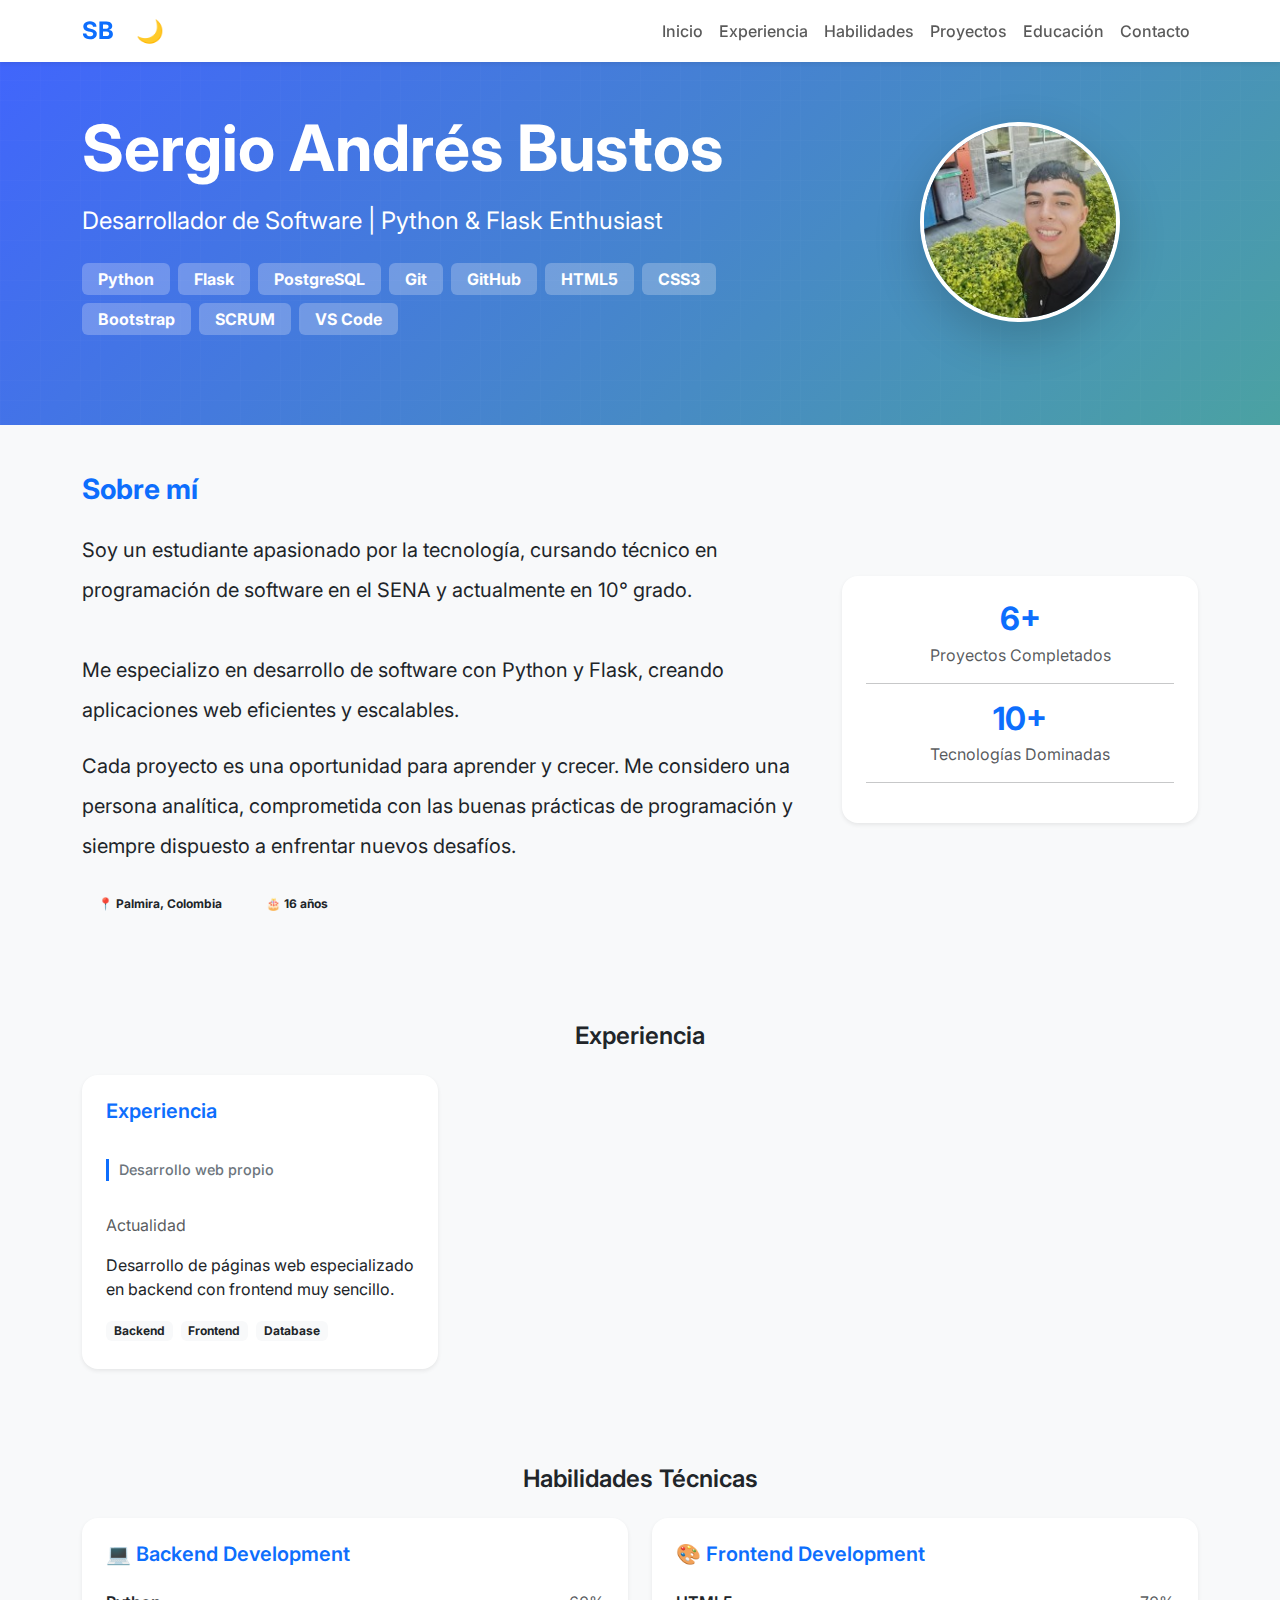
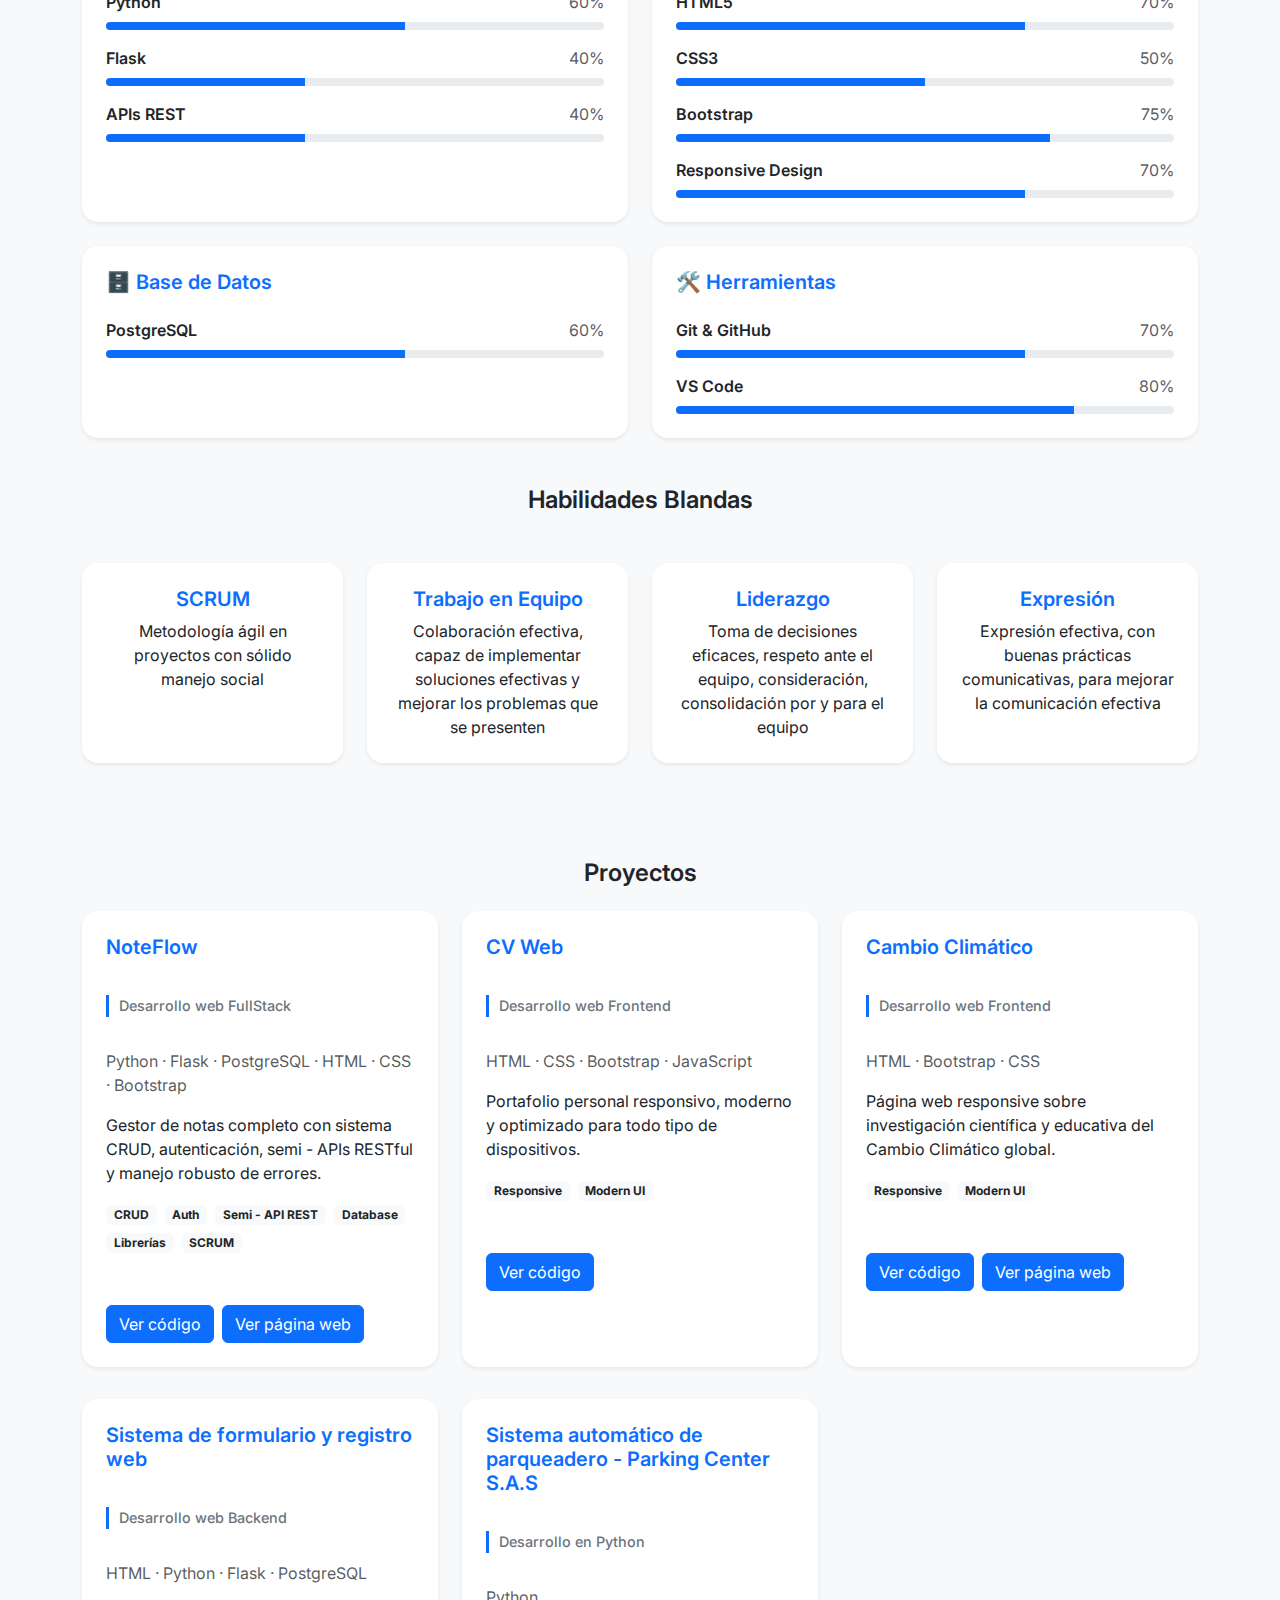
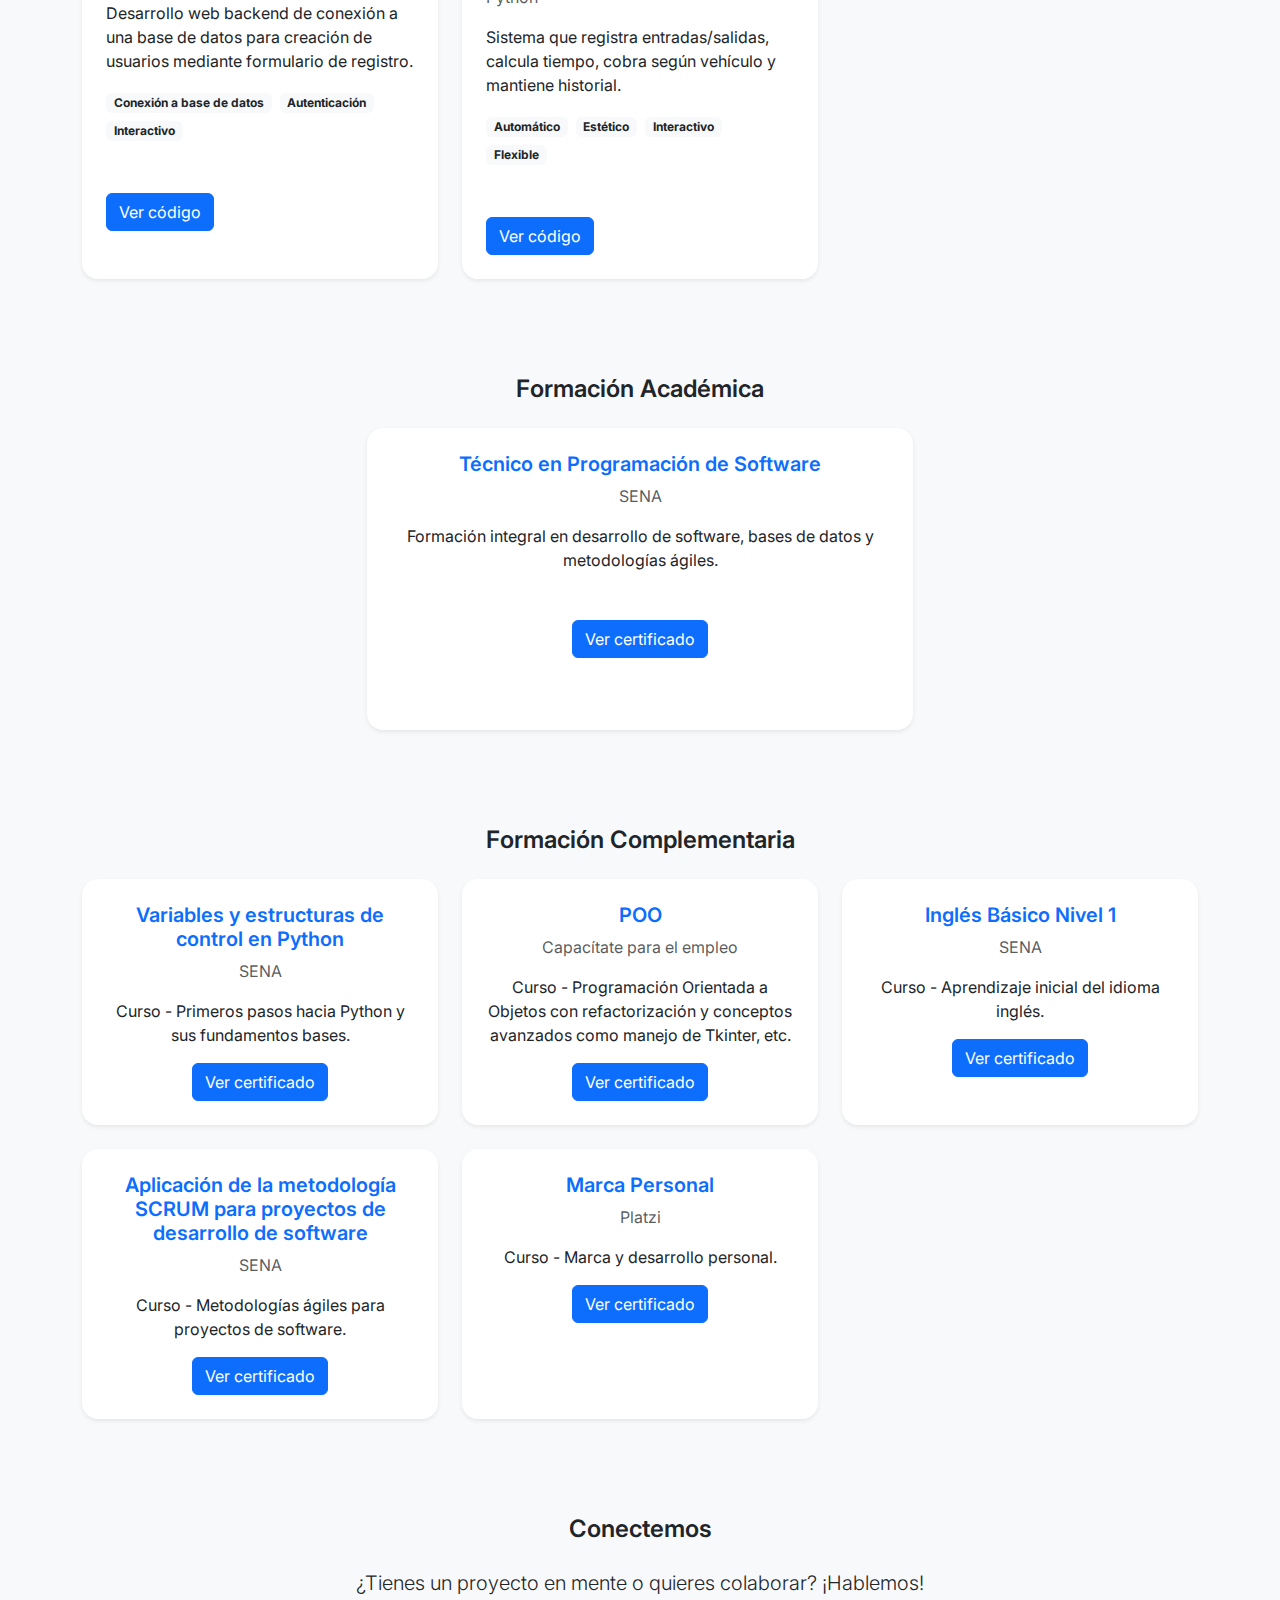
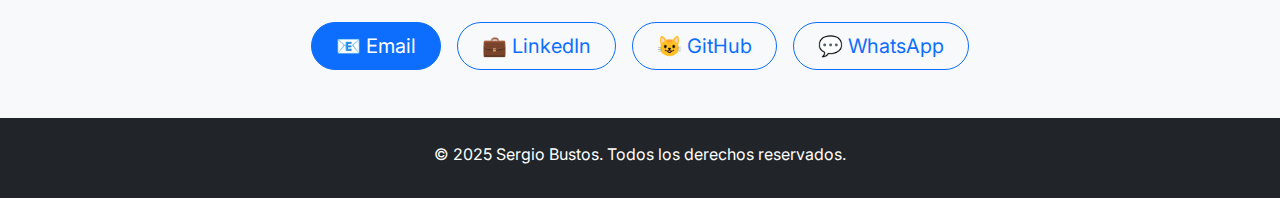
<file: index.html>
<!DOCTYPE html>
<html lang="es">
<head>
    <meta charset="UTF-8">
    <meta name="viewport" content="width=device-width, initial-scale=1.0">
    <title>Sergio Bustos - Desarrollador de Software</title>

    <!-- Bootstrap: Framework CSS para diseño responsive y componentes predefinidos -->
    <link href="https://cdn.jsdelivr.net/npm/bootstrap@5.3.8/dist/css/bootstrap.min.css" rel="stylesheet">
    <script src="https://cdn.jsdelivr.net/npm/bootstrap@5.3.8/dist/js/bootstrap.bundle.min.js"></script>

    <!-- Google Fonts: Fuente personalizada Inter para mejorar la tipografía del sitio -->
    <link href="https://fonts.googleapis.com/css2?family=Inter:wght@400;500;600;700&display=swap" rel="stylesheet">

    <!-- CSS Externo: Hoja de estilos personalizada del portafolio -->
    <link rel="stylesheet" href="styles.css">
</head>
<body>

<!-- ===================== NAVBAR ===================== -->
<!-- Barra de navegación fija en la parte superior con links a todas las secciones -->
<nav class="navbar navbar-expand-lg navbar-light bg-white fixed-top shadow-sm">
    <div class="container">
        <!-- Logo/Marca personal con iniciales -->
        <a class="navbar-brand fw-bold text-primary fs-4" href="index.html">SB</a>

        <div class="d-flex align-items-center">
            <!-- Botón para cambiar entre tema claro y oscuro -->
            <button class="theme-toggle me-3" id="themeToggle" aria-label="Cambiar tema">
                <span class="theme-icon" id="themeIcon">🌙</span>
            </button>
            
            <!-- Botón hamburguesa para menú responsive en móviles -->
            <button class="navbar-toggler" type="button" data-bs-toggle="collapse" data-bs-target="#navbarNav">
                <span class="navbar-toggler-icon"></span>
            </button>
        </div>

        <!-- Menú de navegación colapsable -->
        <div class="collapse navbar-collapse" id="navbarNav">
            <ul class="navbar-nav ms-auto">
                <li class="nav-item"><a class="nav-link fw-medium" href="index.html#inicio">Inicio</a></li>
                <li class="nav-item"><a class="nav-link fw-medium" href="index.html#experiencia">Experiencia</a></li>
                <li class="nav-item"><a class="nav-link fw-medium" href="index.html#habilidades">Habilidades</a></li>
                <li class="nav-item"><a class="nav-link fw-medium" href="index.html#proyectos">Proyectos</a></li>
                <li class="nav-item"><a class="nav-link fw-medium" href="index.html#educacion">Educación</a></li>
                <li class="nav-item"><a class="nav-link fw-medium" href="index.html#contacto">Contacto</a></li>
            </ul>
        </div>
    </div>
</nav>

<!-- ===================== HERO SECTION ===================== -->
<!-- Sección principal con presentación, nombre y tecnologías principales -->
<section id="inicio" class="hero-section text-white">
    <div class="container">
        <div class="row align-items-center">
            <!-- Columna izquierda: Información personal y badges de tecnologías -->
            <div class="col-md-8 text-center text-md-start">
                <h1 class="display-3 fw-bold mb-3 hero-title">Sergio Andrés Bustos</h1>
                <p class="fs-4 mb-4 hero-subtitle">Desarrollador de Software | Python & Flask Enthusiast</p>
                <!-- Badges de tecnologías y herramientas dominadas -->
                <div class="d-flex flex-wrap gap-2 justify-content-center justify-content-md-start">
                    <span class="badge bg-light bg-opacity-25 px-3 py-2 fs-6">Python</span>
                    <span class="badge bg-light bg-opacity-25 px-3 py-2 fs-6">Flask</span>
                    <span class="badge bg-light bg-opacity-25 px-3 py-2 fs-6">PostgreSQL</span>
                    <span class="badge bg-light bg-opacity-25 px-3 py-2 fs-6">Git</span>
                    <span class="badge bg-light bg-opacity-25 px-3 py-2 fs-6">GitHub</span>
                    <span class="badge bg-light bg-opacity-25 px-3 py-2 fs-6">HTML5</span>
                    <span class="badge bg-light bg-opacity-25 px-3 py-2 fs-6">CSS3</span>
                    <span class="badge bg-light bg-opacity-25 px-3 py-2 fs-6">Bootstrap</span>
                    <span class="badge bg-light bg-opacity-25 px-3 py-2 fs-6">SCRUM</span>
                    <span class="badge bg-light bg-opacity-25 px-3 py-2 fs-6">VS Code</span>
                </div>
            </div>
            <!-- Columna derecha: Foto de perfil -->
            <div class="col-md-4 text-center mt-4 mt-md-0">
                <img src="images/photo.png" 
                     class="rounded-circle border border-4 border-white shadow-lg profile-img" 
                     alt="Sergio Bustos"
                     width="200"
                     height="200">
            </div>
        </div>
    </div>
</section>

<!-- ===================== SOBRE MÍ ===================== -->
<!-- Sección de presentación personal con descripción y estadísticas -->
<section class="container py-5">
    <div class="row g-4 align-items-center">
        <!-- Columna izquierda: Descripción personal y profesional -->
        <div class="col-md-8">
            <h3 class="text-primary fw-bold mb-4">Sobre mí</h3>
            <p class="fs-5 lh-lg">
                Soy un estudiante apasionado por la tecnología, cursando técnico en programación de software en el SENA y actualmente en 10° grado. 
                <br><br>Me especializo en desarrollo de software con Python y Flask, creando aplicaciones web eficientes y escalables.
            </p>
            <p class="fs-5 lh-lg">
                Cada proyecto es una oportunidad para aprender y crecer. Me considero una persona analítica, comprometida con las buenas prácticas 
                de programación y siempre dispuesto a enfrentar nuevos desafíos.
            </p>
            <!-- Información básica: ubicación y edad -->
            <div class="mt-4">
                <span class="badge bg-light text-dark px-3 py-2 me-2 mb-2">📍 Palmira, Colombia</span>
                <span class="badge bg-light text-dark px-3 py-2 me-2 mb-2">🎂 16 años</span>
            </div>
        </div>
        <!-- Columna derecha: Tarjeta con estadísticas -->
        <div class="col-md-4">
            <div class="card shadow-sm border-0 rounded-4">
                <div class="card-body text-center p-4">
                    <!-- Número de proyectos completados -->
                    <div class="mb-3">
                        <h2 class="text-primary fw-bold mb-1">6+</h2>
                        <p class="text-muted mb-0">Proyectos Completados</p>
                    </div>
                    <hr>
                    <!-- Número de tecnologías dominadas -->
                    <div class="mb-3">
                        <h2 class="text-primary fw-bold mb-1">10+</h2>
                        <p class="text-muted mb-0">Tecnologías Dominadas</p>
                    </div>
                    <hr>
                </div>
            </div>
        </div>
    </div>
</section>

<!-- ===================== EXPERIENCIA ===================== -->
<!-- Sección que muestra la experiencia laboral y profesional -->
<section id="experiencia" class="container py-5">
    <h4 class="text-center fw-semibold mb-4">Experiencia</h4>

    <div class="row g-4">
        <!-- Tarjeta de experiencia en desarrollo web -->
        <div class="col-md-4">
            <div class="card shadow-sm border-0 rounded-4 h-100 card-hover">
                <div class="card-body p-4">
                    <h5 class="card-title text-primary fw-semibold">Experiencia</h5>
                    <br>
                    <p class="project-type">Desarrollo web propio</p>
                    <br>
                    <p class="text-muted mb-3">Actualidad</p>
                    <p>Desarrollo de páginas web especializado en backend con frontend muy sencillo.</p>

                    <!-- Badges de áreas de trabajo -->
                    <div class="mt-3">
                        <span class="badge bg-light text-dark me-1 mb-1">Backend</span>
                        <span class="badge bg-light text-dark me-1 mb-1">Frontend</span>
                        <span class="badge bg-light text-dark me-1 mb-1">Database</span>
                    </div>
                </div>
            </div>
        </div>
    </div>
</section>

<!-- ===================== HABILIDADES ===================== -->
<!-- Sección que muestra las habilidades técnicas y blandas con barras de progreso -->
<section id="habilidades" class="container py-5">
    <h4 class="text-center fw-semibold mb-4">Habilidades Técnicas</h4>

    <div class="row g-4">
        <!-- Tarjeta de habilidades Backend -->
        <div class="col-md-6">
            <div class="card shadow-sm border-0 rounded-4 h-100 card-hover">
                <div class="card-body p-4">
                    <h5 class="card-title text-primary fw-semibold mb-4">💻 Backend Development</h5>
                    
                    <!-- Barra de progreso: Python -->
                    <div class="mb-3">
                        <div class="d-flex justify-content-between mb-2">
                            <span class="fw-semibold">Python</span>
                            <span class="text-muted">60%</span>
                        </div>
                        <div class="progress" style="height: 8px;">
                            <div class="progress-bar bg-primary" role="progressbar" style="width: 60%"></div>
                        </div>
                    </div>

                    <!-- Barra de progreso: Flask -->
                    <div class="mb-3">
                        <div class="d-flex justify-content-between mb-2">
                            <span class="fw-semibold">Flask</span>
                            <span class="text-muted">40%</span>
                        </div>
                        <div class="progress" style="height: 8px;">
                            <div class="progress-bar bg-primary" role="progressbar" style="width: 40%"></div>
                        </div>
                    </div>

                    <!-- Barra de progreso: APIs REST -->
                    <div class="mb-0">
                        <div class="d-flex justify-content-between mb-2">
                            <span class="fw-semibold">APIs REST</span>
                            <span class="text-muted">40%</span>
                        </div>
                        <div class="progress" style="height: 8px;">
                            <div class="progress-bar bg-primary" role="progressbar" style="width: 40%"></div>
                        </div>
                    </div>
                </div>
            </div>
        </div>

        <!-- Tarjeta de habilidades Frontend -->
        <div class="col-md-6">
            <div class="card shadow-sm border-0 rounded-4 h-100 card-hover">
                <div class="card-body p-4">
                    <h5 class="card-title text-primary fw-semibold mb-4">🎨 Frontend Development</h5>
                    
                    <!-- Barra de progreso: HTML5 -->
                    <div class="mb-3">
                        <div class="d-flex justify-content-between mb-2">
                            <span class="fw-semibold">HTML5</span>
                            <span class="text-muted">70%</span>
                        </div>
                        <div class="progress" style="height: 8px;">
                            <div class="progress-bar bg-primary" role="progressbar" style="width: 70%"></div>
                        </div>
                    </div>

                    <!-- Barra de progreso: CSS3 -->
                    <div class="mb-3">
                        <div class="d-flex justify-content-between mb-2">
                            <span class="fw-semibold">CSS3</span>
                            <span class="text-muted">50%</span>
                        </div>
                        <div class="progress" style="height: 8px;">
                            <div class="progress-bar bg-primary" role="progressbar" style="width: 50%"></div>
                        </div>
                    </div>

                    <!-- Barra de progreso: Bootstrap -->
                    <div class="mb-3">
                        <div class="d-flex justify-content-between mb-2">
                            <span class="fw-semibold">Bootstrap</span>
                            <span class="text-muted">75%</span>
                        </div>
                        <div class="progress" style="height: 8px;">
                            <div class="progress-bar bg-primary" role="progressbar" style="width: 75%"></div>
                        </div>
                    </div>

                    <!-- Barra de progreso: Responsive Design -->
                    <div class="mb-0">
                        <div class="d-flex justify-content-between mb-2">
                            <span class="fw-semibold">Responsive Design</span>
                            <span class="text-muted">70%</span>
                        </div>
                        <div class="progress" style="height: 8px;">
                            <div class="progress-bar bg-primary" role="progressbar" style="width: 70%"></div>
                        </div>
                    </div>
                </div>
            </div>
        </div>

        <!-- Tarjeta de habilidades en Base de Datos -->
        <div class="col-md-6">
            <div class="card shadow-sm border-0 rounded-4 h-100 card-hover">
                <div class="card-body p-4">
                    <h5 class="card-title text-primary fw-semibold mb-4">🗄️ Base de Datos</h5>
                    
                    <!-- Barra de progreso: PostgreSQL -->
                    <div class="mb-3">
                        <div class="d-flex justify-content-between mb-2">
                            <span class="fw-semibold">PostgreSQL</span>
                            <span class="text-muted">60%</span>
                        </div>
                        <div class="progress" style="height: 8px;">
                            <div class="progress-bar bg-primary" role="progressbar" style="width: 60%"></div>
                        </div>
                    </div>
                </div>
            </div>
        </div>

        <!-- Tarjeta de herramientas -->
        <div class="col-md-6">
            <div class="card shadow-sm border-0 rounded-4 h-100 card-hover">
                <div class="card-body p-4">
                    <h5 class="card-title text-primary fw-semibold mb-4">🛠️ Herramientas</h5>
                    
                    <!-- Barra de progreso: Git & GitHub -->
                    <div class="mb-3">
                        <div class="d-flex justify-content-between mb-2">
                            <span class="fw-semibold">Git & GitHub</span>
                            <span class="text-muted">70%</span>
                        </div>
                        <div class="progress" style="height: 8px;">
                            <div class="progress-bar bg-primary" role="progressbar" style="width: 70%"></div>
                        </div>
                    </div>

                    <!-- Barra de progreso: VS Code -->
                    <div class="mb-0">
                        <div class="d-flex justify-content-between mb-2">
                            <span class="fw-semibold">VS Code</span>
                            <span class="text-muted">80%</span>
                        </div>
                        <div class="progress" style="height: 8px;">
                            <div class="progress-bar bg-primary" role="progressbar" style="width: 80%"></div>
                        </div>
                    </div>
                </div>
            </div>
        </div>
    </div>

    <!-- Sección de Habilidades Blandas -->
    <div class="row g-4 mt-4">
        <div class="col-12">
            <h4 class="text-center fw-semibold mb-4">Habilidades Blandas</h4>
        </div>

        <!-- Tarjeta: SCRUM -->
        <div class="col-md-3 col-6">
            <div class="card shadow-sm border-0 rounded-4 text-center h-100 card-hover">
                <div class="card-body p-4">
                    <h5 class="card-title text-primary fw-semibold">SCRUM</h5>
                    <p class="mb-0">Metodología ágil en proyectos con sólido manejo social</p>
                </div>
            </div>
        </div>

        <!-- Tarjeta: Trabajo en Equipo -->
        <div class="col-md-3 col-6">
            <div class="card shadow-sm border-0 rounded-4 text-center h-100 card-hover">
                <div class="card-body p-4">
                    <h5 class="card-title text-primary fw-semibold">Trabajo en Equipo</h5>
                    <p class="mb-0">Colaboración efectiva, capaz de implementar soluciones efectivas y mejorar los problemas que se presenten</p>
                </div>
            </div>
        </div>

        <!-- Tarjeta: Liderazgo -->
        <div class="col-md-3 col-6">
            <div class="card shadow-sm border-0 rounded-4 text-center h-100 card-hover">
                <div class="card-body p-4">
                    <h5 class="card-title text-primary fw-semibold">Liderazgo</h5>
                    <p class="mb-0">Toma de decisiones eficaces, respeto ante el equipo, consideración, consolidación por y para el equipo</p>
                </div>
            </div>
        </div>

        <!-- Tarjeta: Comunicación -->
        <div class="col-md-3 col-6">
            <div class="card shadow-sm border-0 rounded-4 text-center h-100 card-hover">
                <div class="card-body p-4">
                    <h5 class="card-title text-primary fw-semibold">Expresión</h5>
                    <p class="mb-0">Expresión efectiva, con buenas prácticas comunicativas, para mejorar la comunicación efectiva</p>
                </div>
            </div>
        </div>
    </div>
</section>

<!-- ===================== PROYECTOS ===================== -->
<!-- Sección que muestra el portafolio de proyectos completados -->
<section id="proyectos" class="container py-5">
    <h4 class="text-center fw-semibold mb-4">Proyectos</h4>

    <!-- Primera fila de proyectos -->
    <div class="row g-4">
        <!-- Proyecto 1: NoteFlow -->
        <div class="col-md-4">
            <div class="card shadow-sm border-0 rounded-4 h-100 card-hover">
                <div class="card-body p-4">
                    <h5 class="card-title text-primary fw-semibold">NoteFlow</h5>
                    <br>
                    <p class="project-type">Desarrollo web FullStack</p>
                    <br>
                    <p class="text-muted mb-3">Python · Flask · PostgreSQL · HTML · CSS · Bootstrap</p>
                    <p>Gestor de notas completo con sistema CRUD, autenticación, semi - APIs RESTful y manejo robusto de errores.</p>

                    <!-- Badges de características del proyecto -->
                    <div class="mt-3">
                        <span class="badge bg-light text-dark me-1 mb-1">CRUD</span>
                        <span class="badge bg-light text-dark me-1 mb-1">Auth</span>
                        <span class="badge bg-light text-dark me-1 mb-1">Semi - API REST</span>
                        <span class="badge bg-light text-dark me-1 mb-1">Database</span>
                        <span class="badge bg-light text-dark me-1 mb-1">Librerías</span>
                        <span class="badge bg-light text-dark me-1 mb-1">SCRUM</span>
                    </div>
                    <br><br>
                    <!-- Enlaces al código y demo -->
                    <div class="d-flex">
                       <a href="https://github.com/Sergio-Bustos/NoteFlow" class="btn btn-primary me-2" target="_blank">Ver código</a>
                       <a href="index.html#proyectos" class="btn btn-primary" target="_blank">Ver página web</a>
                    </div>
                </div>
            </div>
        </div>



        <!-- Proyecto 2: CV Web -->
        <div class="col-md-4">
            <div class="card shadow-sm border-0 rounded-4 h-100 card-hover">
                <div class="card-body p-4">
                    <h5 class="card-title text-primary fw-semibold">CV Web</h5>
                    <br>
                    <p class="project-type">Desarrollo web Frontend</p>
                    <br>
                    <p class="text-muted mb-3">HTML · CSS · Bootstrap · JavaScript</p>
                    <p>Portafolio personal responsivo, moderno y optimizado para todo tipo de dispositivos.</p>

                    <!-- Badges de características del proyecto -->
                    <div class="mt-3">
                        <span class="badge bg-light text-dark me-1 mb-1">Responsive</span>
                        <span class="badge bg-light text-dark me-1 mb-1">Modern UI</span>
                    </div>
                    <br><br>
                    <!-- Enlace al código -->
                    <div class="d-flex">
                       <a href="https://github.com/Sergio-Bustos/portfolio" class="btn btn-primary me-2" target="_blank">Ver código</a>
                    </div>
                </div>
            </div>
        </div>
                <!-- Proyecto 3: Cambio Climático -->
        <div class="col-md-4">
            <div class="card shadow-sm border-0 rounded-4 h-100 card-hover">
                <div class="card-body p-4">
                    <h5 class="card-title text-primary fw-semibold">Cambio Climático</h5>
                    <br>
                    <p class="project-type">Desarrollo web Frontend</p>
                    <br>
                    <p class="text-muted mb-3">HTML · Bootstrap · CSS</p>
                    <p>Página web responsive sobre investigación científica y educativa del Cambio Climático global.</p>

                    <!-- Badges de características del proyecto -->
                    <div class="mt-3">
                        <span class="badge bg-light text-dark me-1 mb-1">Responsive</span>
                        <span class="badge bg-light text-dark me-1 mb-1">Modern UI</span>
                    </div>
                    <br><br>
                    <!-- Enlaces al código y demo -->
                    <div class="d-flex">
                       <a href="https://github.com/Sergio-Bustos/Cambio-Climatico" class="btn btn-primary me-2" target="_blank">Ver código</a>
                       <a href="https://cambio-climatico-mu.vercel.app/" class="btn btn-primary" target="_blank">Ver página web</a>
                    </div>
                </div>
            </div>
        </div>
    </div>

    <!-- Segunda fila de proyectos -->
    <div class="row g-4 mt-2">
        <!-- Proyecto 4: Sistema de formulario y registro web -->
        <div class="col-md-4">
            <div class="card shadow-sm border-0 rounded-4 h-100 card-hover">
                <div class="card-body p-4">
                    <h5 class="card-title text-primary fw-semibold">Sistema de formulario y registro web</h5>
                    <br>
                    <p class="project-type">Desarrollo web Backend</p>
                    <br>
                    <p class="text-muted mb-3">HTML · Python · Flask · PostgreSQL</p>
                    <p>Desarrollo web backend de conexión a una base de datos para creación de usuarios mediante formulario de registro.</p>

                    <!-- Badges de características del proyecto -->
                    <div class="mt-3">
                        <span class="badge bg-light text-dark me-1 mb-1">Conexión a base de datos</span>
                        <span class="badge bg-light text-dark me-1 mb-1">Autenticación</span>
                        <span class="badge bg-light text-dark me-1 mb-1">Interactivo</span>
                    </div>
                    <br><br>
                    <!-- Enlace al código -->
                    <div class="d-flex">
                       <a href="https://github.com/Sergio-Bustos/Sistema-de-formulario-y-registro." class="btn btn-primary me-2" target="_blank">Ver código</a>
                    </div>
                </div>
            </div>
        </div>

        <!-- Proyecto 5: Sistema automático de parqueadero -->
        <div class="col-md-4">
            <div class="card shadow-sm border-0 rounded-4 h-100 card-hover">
                <div class="card-body p-4">
                    <h5 class="card-title text-primary fw-semibold">Sistema automático de parqueadero - Parking Center S.A.S</h5>
                    <br>
                    <p class="project-type">Desarrollo en Python</p>
                    <br>
                    <p class="text-muted mb-3">Python</p>
                    <p>Sistema que registra entradas/salidas, calcula tiempo, cobra según vehículo y mantiene historial.</p>

                    <!-- Badges de características del proyecto -->
                    <div class="mt-3">
                        <span class="badge bg-light text-dark me-1 mb-1">Automático</span>
                        <span class="badge bg-light text-dark me-1 mb-1">Estético</span>
                        <span class="badge bg-light text-dark me-1 mb-1">Interactivo</span>
                        <span class="badge bg-light text-dark me-1 mb-1">Flexible</span>
                    </div>
                    <br><br>
                    <!-- Enlace al código -->
                    <div class="d-flex">
                       <a href="https://github.com/Sergio-Bustos/Proyecto-Parking-Center-S.A.S" class="btn btn-primary me-2" target="_blank">Ver código</a>
                    </div>
                </div>
            </div>
        </div>
    </div>
</section>

<!-- ===================== EDUCACIÓN ===================== -->
<!-- Sección de formación académica principal -->
<section id="educacion" class="container py-5">
    <h4 class="text-center fw-semibold mb-4">Formación Académica</h4>

    <div class="row g-4 justify-content-center">
        <!-- Tarjeta: Técnico en Programación de Software -->
        <div class="col-md-6">
            <div class="card shadow-sm border-0 rounded-4 text-center h-100 card-hover">
                <div class="card-body p-4">
                    <h5 class="card-title text-primary fw-semibold">Técnico en Programación de Software</h5>
                    <p class="text-muted">SENA</p>
                    <p class="mb-0">Formación integral en desarrollo de software, bases de datos y metodologías ágiles.</p>
                    <!-- Enlace al certificado -->
                    <section class="container py-5">
                        <div class="d-flex justify-content-center">
                            <a href="certificadotecnico.html" target="_blank" class="btn btn-primary">Ver certificado</a>
                        </div>
                    </section>
                </div>
            </div>
        </div>
    </div>
</section>

<!-- ===================== EDUCACIÓN COMPLEMENTARIA ===================== -->
<!-- Sección de cursos y certificaciones adicionales -->
<section id="educacion-complementaria" class="container py-5">
    <h4 class="text-center fw-semibold mb-4">Formación Complementaria</h4>

    <div class="row g-4">
        <!-- Curso 1: Variables y estructuras de control en Python -->
        <div class="col-md-4">
            <div class="card shadow-sm border-0 rounded-4 text-center h-100 card-hover">
                <div class="card-body p-4">
                    <h5 class="card-title text-primary fw-semibold">Variables y estructuras de control en Python</h5>
                    <p class="text-muted">SENA</p>
                    <p class="mb-3">Curso - Primeros pasos hacia Python y sus fundamentos bases.</p>

                    <!-- Enlace al certificado -->
                    <div class="d-flex justify-content-center">
                        <a href="certificadopython.html" target="_blank" class="btn btn-primary">
                            Ver certificado
                        </a>
                    </div>
                </div>
            </div>
        </div>

        <!-- Curso 2: POO -->
        <div class="col-md-4">
            <div class="card shadow-sm border-0 rounded-4 text-center h-100 card-hover">
                <div class="card-body p-4">
                    <h5 class="card-title text-primary fw-semibold">POO</h5>
                    <p class="text-muted">Capacítate para el empleo</p>
                    <p class="mb-3">Curso - Programación Orientada a Objetos con refactorización y conceptos avanzados como manejo de Tkinter, etc.</p>

                    <!-- Enlace al certificado -->
                    <div class="d-flex justify-content-center">
                        <a href="certificadopoo.html" target="_blank" class="btn btn-primary">
                            Ver certificado
                        </a>
                    </div>
                </div>
            </div>
        </div>

        <!-- Curso 3: Inglés Básico Nivel 1 -->
        <div class="col-md-4">
            <div class="card shadow-sm border-0 rounded-4 text-center h-100 card-hover">
                <div class="card-body p-4">
                    <h5 class="card-title text-primary fw-semibold">Inglés Básico Nivel 1</h5>
                    <p class="text-muted">SENA</p>
                    <p class="mb-3">Curso - Aprendizaje inicial del idioma inglés.</p>

                    <!-- Enlace al certificado -->
                    <div class="d-flex justify-content-center">
                        <a href="certificadoingles.html" target="_blank" class="btn btn-primary">
                            Ver certificado
                        </a>
                    </div>
                </div>
            </div>
        </div>

        <!-- Curso 4: Aplicación de la metodología SCRUM -->
        <div class="col-md-4">
            <div class="card shadow-sm border-0 rounded-4 text-center h-100 card-hover">
                <div class="card-body p-4">
                    <h5 class="card-title text-primary fw-semibold">Aplicación de la metodología SCRUM para proyectos de desarrollo de software</h5>
                    <p class="text-muted">SENA</p>
                    <p class="mb-3">Curso - Metodologías ágiles para proyectos de software.</p>

                    <!-- Enlace al certificado -->
                    <div class="d-flex justify-content-center">
                        <a href="certificadoscrum.html" target="_blank" class="btn btn-primary">
                            Ver certificado
                        </a>
                    </div>
                </div>
            </div>
        </div>

        <!-- Curso 5: Marca Personal -->
        <div class="col-md-4">
            <div class="card shadow-sm border-0 rounded-4 text-center h-100 card-hover">
                <div class="card-body p-4">
                    <h5 class="card-title text-primary fw-semibold">Marca Personal</h5>
                    <p class="text-muted">Platzi</p>
                    <p class="mb-3">Curso - Marca y desarrollo personal.</p>

                    <!-- Enlace al certificado -->
                    <div class="d-flex justify-content-center">
                        <a href="certificadomarcapersonal.html" target="_blank" class="btn btn-primary">
                            Ver certificado
                        </a>
                    </div>
                </div>
            </div>
        </div>
    </div>
</section>

<!-- ===================== CONTACTO ===================== -->
<!-- Sección de información de contacto y redes sociales -->
<section id="contacto" class="container py-5">
    <h4 class="text-center fw-semibold mb-4">Conectemos</h4>

    <div class="text-center">
        <p class="lead mb-4">¿Tienes un proyecto en mente o quieres colaborar? ¡Hablemos!</p>
        
        <!-- Botones de contacto y redes sociales -->
        <div class="d-flex flex-wrap justify-content-center gap-3">
            <!-- Email -->
            <a href="mailto:sergiobustosmondragon@gmail.com" class="btn btn-primary btn-lg rounded-pill px-4">
                📧 Email
            </a>
            <!-- LinkedIn -->
            <a href="https://www.linkedin.com/in/sergioabustosm" class="btn btn-outline-primary btn-lg rounded-pill px-4" target="_blank">
                💼 LinkedIn
            </a>
            <!-- GitHub -->
            <a href="https://github.com/Sergio-Bustos" class="btn btn-outline-primary btn-lg rounded-pill px-4" target="_blank">
                😺 GitHub
            </a>
            <!-- WhatsApp -->
            <a href="https://wa.me/573136194040?text=Hola%20Sergio,%20me%20interesa%20contactarte%20acerca%20de%20tu%20de%20trabajo" class="btn btn-outline-primary btn-lg rounded-pill px-4" target="_blank">
                💬 WhatsApp
            </a>
        </div>
    </div>
</section>

<!-- ===================== FOOTER ===================== -->
<!-- Pie de página con derechos de autor -->
<footer class="bg-dark text-white text-center py-4">
    <div class="container">
        <p class="mb-2">© 2025 Sergio Bustos. Todos los derechos reservados.</p>
    </div>
</footer>

<!-- JavaScript externo: Archivo con funcionalidades interactivas (cambio de tema, etc.) -->
<script src="script.js"></script>

</body>
</html>
</file>
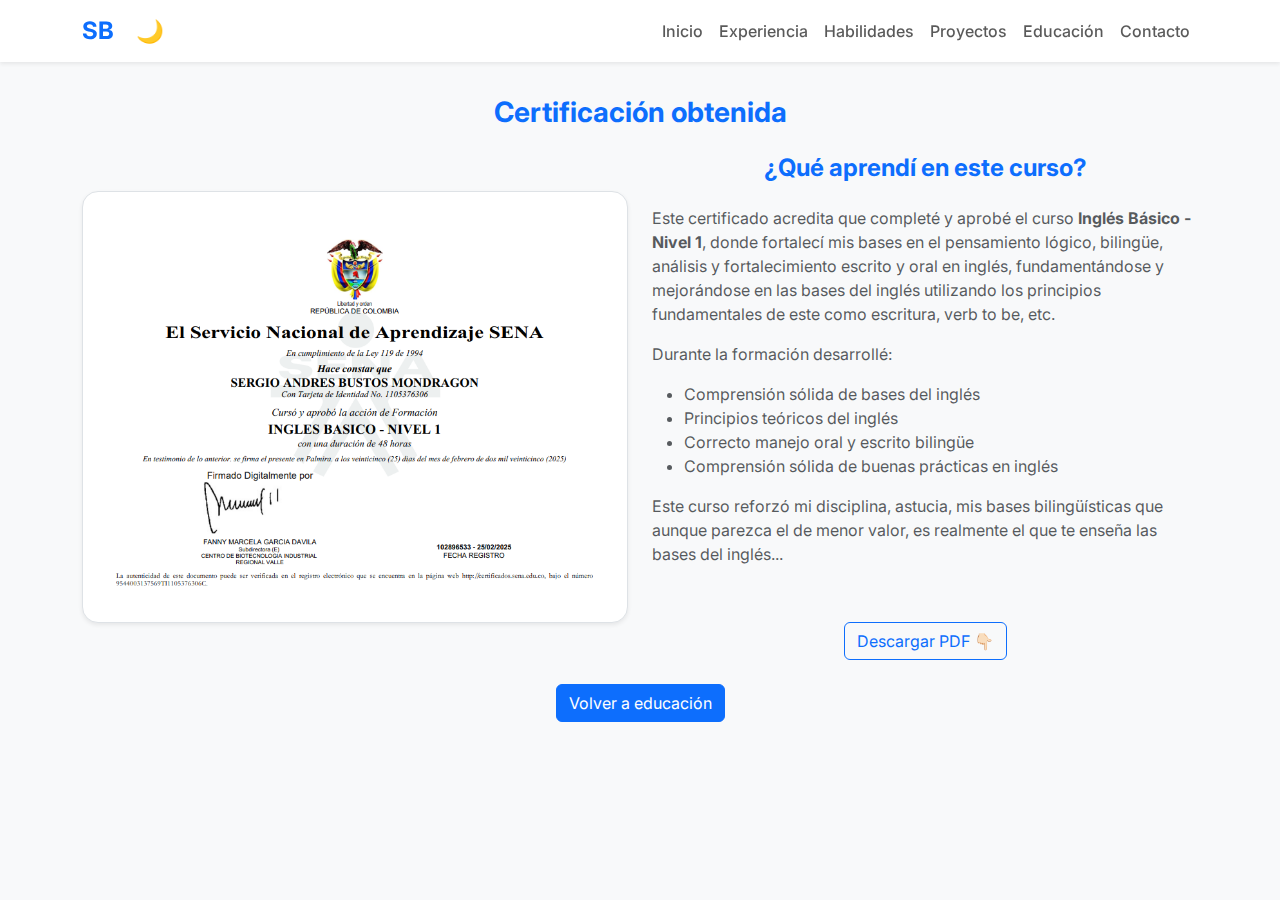
<file: certificadoingles.html>
<!DOCTYPE html>
<html lang="es">
<head>
    <meta charset="UTF-8">
    <meta name="viewport" content="width=device-width, initial-scale=1.0">
    <title>Sergio Bustos - Desarrollador Backend</title>

    <!-- Bootstrap: Framework CSS para diseño responsive y componentes predefinidos -->
    <link href="https://cdn.jsdelivr.net/npm/bootstrap@5.3.8/dist/css/bootstrap.min.css" rel="stylesheet">
    <script src="https://cdn.jsdelivr.net/npm/bootstrap@5.3.8/dist/js/bootstrap.bundle.min.js"></script>

    <!-- Google Fonts: Fuente personalizada Inter para mejorar la tipografía del sitio -->
    <link href="https://fonts.googleapis.com/css2?family=Inter:wght@400;500;600;700&display=swap" rel="stylesheet">

    <!-- CSS Externo: Hoja de estilos personalizada del portafolio -->
    <link rel="stylesheet" href="styles.css">
</head>
<body>

<!-- ===================== NAVBAR ===================== -->
<!-- Barra de navegación fija en la parte superior con links a todas las secciones -->
<nav class="navbar navbar-expand-lg navbar-light bg-white fixed-top shadow-sm">
    <div class="container">
        <!-- Logo/Marca personal con iniciales -->
        <a class="navbar-brand fw-bold text-primary fs-4" href="index.html">SB</a>

        <div class="d-flex align-items-center">
            <!-- Botón para cambiar entre tema claro y oscuro -->
            <button class="theme-toggle me-3" id="themeToggle" aria-label="Cambiar tema">
                <span class="theme-icon" id="themeIcon">🌙</span>
            </button>
            
            <!-- Botón hamburguesa para menú responsive en móviles -->
            <button class="navbar-toggler" type="button" data-bs-toggle="collapse" data-bs-target="#navbarNav">
                <span class="navbar-toggler-icon"></span>
            </button>
        </div>

        <!-- Menú de navegación colapsable -->
        <div class="collapse navbar-collapse" id="navbarNav">
            <ul class="navbar-nav ms-auto">
                <li class="nav-item"><a class="nav-link fw-medium" href="index.html#inicio">Inicio</a></li>
                <li class="nav-item"><a class="nav-link fw-medium" href="index.html#experiencia">Experiencia</a></li>
                <li class="nav-item"><a class="nav-link fw-medium" href="index.html#habilidades">Habilidades</a></li>
                <li class="nav-item"><a class="nav-link fw-medium" href="index.html#proyectos">Proyectos</a></li>
                <li class="nav-item"><a class="nav-link fw-medium" href="index.html#educacion">Educación</a></li>
                <li class="nav-item"><a class="nav-link fw-medium" href="index.html#contacto">Contacto</a></li>
            </ul>
        </div>
    </div>
</nav>
<br>

<!-- ===================== CERTIFICADO ===================== -->
<!-- Página detallada del certificado de Inglés Básico Nivel 1 -->
<br>
<section class="container my-5">
    <h3 class="fw-bold text-primary mb-4 text-center">Certificación obtenida</h3>

    <div class="row align-items-center g-4">

        <!-- === CERTIFICADO EN RECUADRO BONITO === -->
        <!-- Columna izquierda: Imagen del certificado -->
        <div class="col-lg-6">
            <div class="p-3 shadow-sm rounded-4 border bg-white">
                <img src="images/certificadoingles.png" 
                     alt="Certificado Inglés Básico Nivel 1" 
                     class="img-fluid rounded">
            </div>
        </div>

        <!-- === TEXTO PROFESIONAL AL LADO === -->
        <!-- Columna derecha: Descripción detallada del aprendizaje -->
        <div class="col-lg-6">
            <h4 class="fw-bold text-primary mb-4 text-center">¿Qué aprendí en este curso?</h4>

            <!-- Introducción al curso -->
            <p class="text-muted mt-3">
                Este certificado acredita que completé y aprobé el curso
                <strong>Inglés Básico - Nivel 1</strong>, donde fortalecí mis bases
                en el pensamiento lógico, bilingüe, análisis y fortalecimiento escrito y oral en inglés, fundamentándose
                y mejorándose en las bases del inglés utilizando los principios fundamentales de este como escritura, verb to be, etc.
            </p>

            <!-- Subtítulo de habilidades desarrolladas -->
            <p class="text-muted">
                Durante la formación desarrollé:
            </p>

            <!-- Lista de habilidades y conocimientos adquiridos -->
            <ul class="text-muted">
                <li>Comprensión sólida de bases del inglés</li>
                <li>Principios teóricos del inglés</li>
                <li>Correcto manejo oral y escrito bilingüe</li>
                <li>Comprensión sólida de buenas prácticas en inglés</li>
            </ul>

            <!-- Reflexión personal sobre el curso -->
            <p class="text-muted">
                Este curso reforzó mi disciplina, astucia, mis bases bilingüísticas que aunque parezca el de menor valor, es realmente el que te enseña las bases del inglés...
            </p>
            <br>
            <!-- Botón de descarga del certificado en PDF -->
            <div class="d-flex justify-content-center">
                <a href="docs/CERTIFICADO DE INGLES.pdf" download class="mini-download btn btn-outline-primary mt-3">Descargar PDF 👇🏻</a>
            </div>
        </div>

        <!-- Botón para volver a la sección de educación -->
        <div class="col-12">
            <div class="d-flex justify-content-center">
                <a href="index.html#educacion" class="btn btn-primary">Volver a educación</a>
            </div>
        </div>

    </div>
</section>

<!-- JavaScript externo: Archivo con funcionalidades interactivas (cambio de tema, etc.) -->
<script src="script.js"></script>

</body>
</html>
</file>
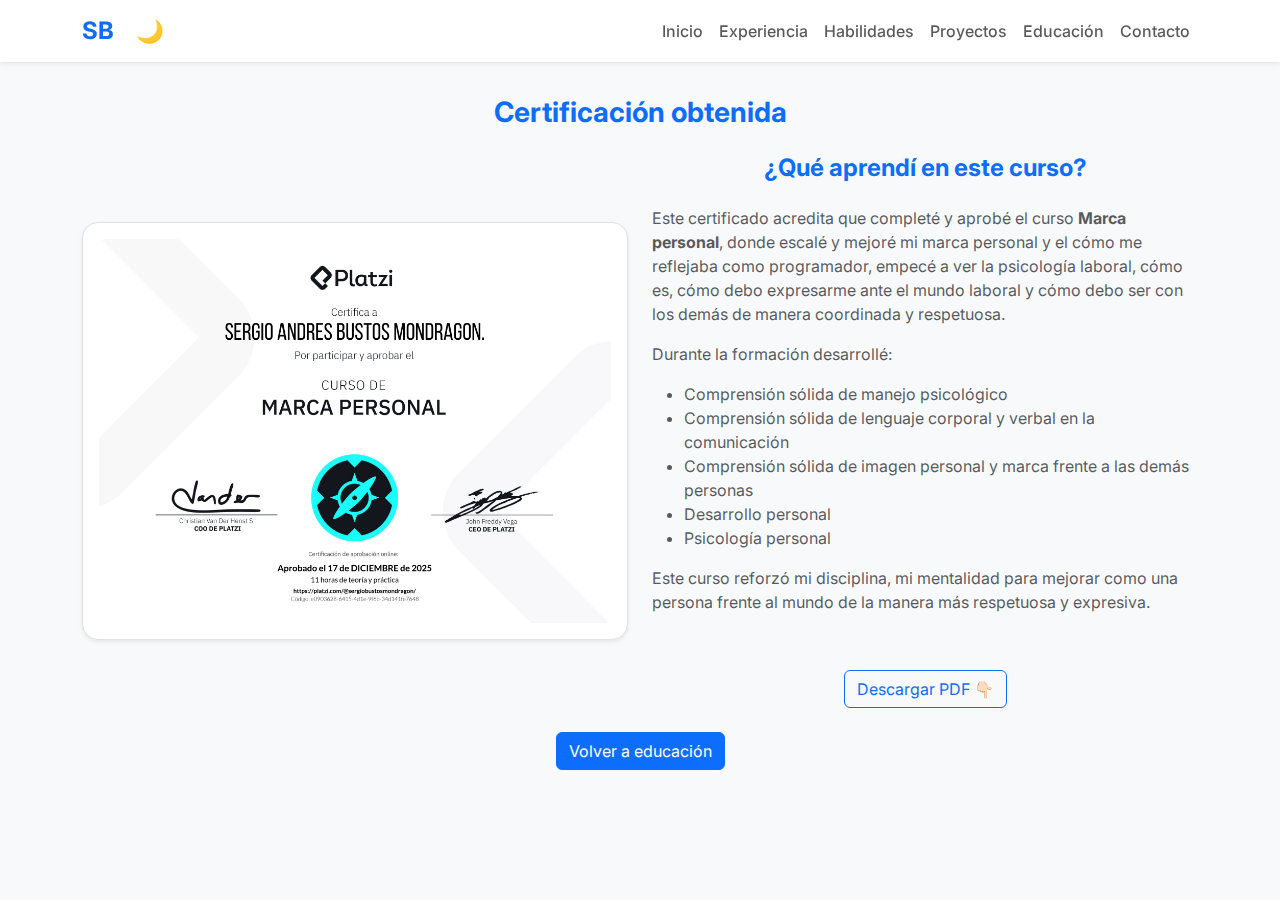
<file: certificadomarcapersonal.html>
<!DOCTYPE html>
<html lang="es">
<head>
    <meta charset="UTF-8">
    <meta name="viewport" content="width=device-width, initial-scale=1.0">
    <title>Sergio Bustos - Desarrollador Backend</title>

    <!-- Bootstrap: Framework CSS para diseño responsive y componentes predefinidos -->
    <link href="https://cdn.jsdelivr.net/npm/bootstrap@5.3.8/dist/css/bootstrap.min.css" rel="stylesheet">
    <script src="https://cdn.jsdelivr.net/npm/bootstrap@5.3.8/dist/js/bootstrap.bundle.min.js"></script>

    <!-- Google Fonts: Fuente personalizada Inter para mejorar la tipografía del sitio -->
    <link href="https://fonts.googleapis.com/css2?family=Inter:wght@400;500;600;700&display=swap" rel="stylesheet">

    <!-- CSS Externo: Hoja de estilos personalizada del portafolio -->
    <link rel="stylesheet" href="styles.css">
</head>
<body>

<!-- ===================== NAVBAR ===================== -->
<!-- Barra de navegación fija en la parte superior con links a todas las secciones -->
<nav class="navbar navbar-expand-lg navbar-light bg-white fixed-top shadow-sm">
    <div class="container">
        <!-- Logo/Marca personal con iniciales -->
        <a class="navbar-brand fw-bold text-primary fs-4" href="index.html">SB</a>

        <div class="d-flex align-items-center">
            <!-- Botón para cambiar entre tema claro y oscuro -->
            <button class="theme-toggle me-3" id="themeToggle" aria-label="Cambiar tema">
                <span class="theme-icon" id="themeIcon">🌙</span>
            </button>
            
            <!-- Botón hamburguesa para menú responsive en móviles -->
            <button class="navbar-toggler" type="button" data-bs-toggle="collapse" data-bs-target="#navbarNav">
                <span class="navbar-toggler-icon"></span>
            </button>
        </div>

        <!-- Menú de navegación colapsable -->
        <div class="collapse navbar-collapse" id="navbarNav">
            <ul class="navbar-nav ms-auto">
                <li class="nav-item"><a class="nav-link fw-medium" href="index.html#inicio">Inicio</a></li>
                <li class="nav-item"><a class="nav-link fw-medium" href="index.html#experiencia">Experiencia</a></li>
                <li class="nav-item"><a class="nav-link fw-medium" href="index.html#habilidades">Habilidades</a></li>
                <li class="nav-item"><a class="nav-link fw-medium" href="index.html#proyectos">Proyectos</a></li>
                <li class="nav-item"><a class="nav-link fw-medium" href="index.html#educacion">Educación</a></li>
                <li class="nav-item"><a class="nav-link fw-medium" href="index.html#contacto">Contacto</a></li>
            </ul>
        </div>
    </div>
</nav>
<br>

<!-- ===================== CERTIFICADO ===================== -->
<!-- Página detallada del certificado de Marca Personal -->
<br>
<section class="container my-5">
    <h3 class="fw-bold text-primary mb-4 text-center">Certificación obtenida</h3>

    <div class="row align-items-center g-4">

        <!-- === CERTIFICADO EN RECUADRO BONITO === -->
        <!-- Columna izquierda: Imagen del certificado -->
        <div class="col-lg-6">
            <div class="p-3 shadow-sm rounded-4 border bg-white">
                <img src="images/certificadomarcapersonal.png" 
                     alt="Certificado Marca Personal" 
                     class="img-fluid rounded">
            </div>
        </div>

        <!-- === TEXTO PROFESIONAL AL LADO === -->
        <!-- Columna derecha: Descripción detallada del aprendizaje -->
        <div class="col-lg-6">
            <h4 class="fw-bold text-primary mb-4 text-center">¿Qué aprendí en este curso?</h4>

            <!-- Introducción al curso -->
            <p class="text-muted mt-3">
                Este certificado acredita que completé y aprobé el curso
                <strong>Marca personal</strong>, donde escalé y mejoré mi marca personal y el cómo me reflejaba como programador,
                empecé a ver la psicología laboral, cómo es, cómo debo expresarme ante el mundo laboral y cómo debo ser con los demás de manera coordinada y respetuosa.
            </p>

            <!-- Subtítulo de habilidades desarrolladas -->
            <p class="text-muted">
                Durante la formación desarrollé:
            </p>

            <!-- Lista de habilidades y conocimientos adquiridos -->
            <ul class="text-muted">
                <li>Comprensión sólida de manejo psicológico</li>
                <li>Comprensión sólida de lenguaje corporal y verbal en la comunicación</li>
                <li>Comprensión sólida de imagen personal y marca frente a las demás personas</li>
                <li>Desarrollo personal</li>
                <li>Psicología personal</li>
            </ul>

            <!-- Reflexión personal sobre el curso -->
            <p class="text-muted">
                Este curso reforzó mi disciplina, mi mentalidad para mejorar como una persona frente al mundo de la manera más respetuosa y expresiva.
            </p>
            <br>
            <!-- Botón de descarga del certificado en PDF -->
            <div class="d-flex justify-content-center">
                <a href="docs/CERTIFICADO DE MARCA PERSONAL.pdf" download class="mini-download btn btn-outline-primary mt-3">Descargar PDF 👇🏻</a>
            </div>
        </div>
        <br>
        <!-- Botón para volver a la sección de educación -->
        <div class="col-12">
            <div class="d-flex justify-content-center">
                <a href="index.html#educacion" class="btn btn-primary">Volver a educación</a>
            </div>
        </div>

    </div>
</section>

<!-- JavaScript externo: Archivo con funcionalidades interactivas (cambio de tema, etc.) -->
<script src="script.js"></script>

</body>
</html>
</file>
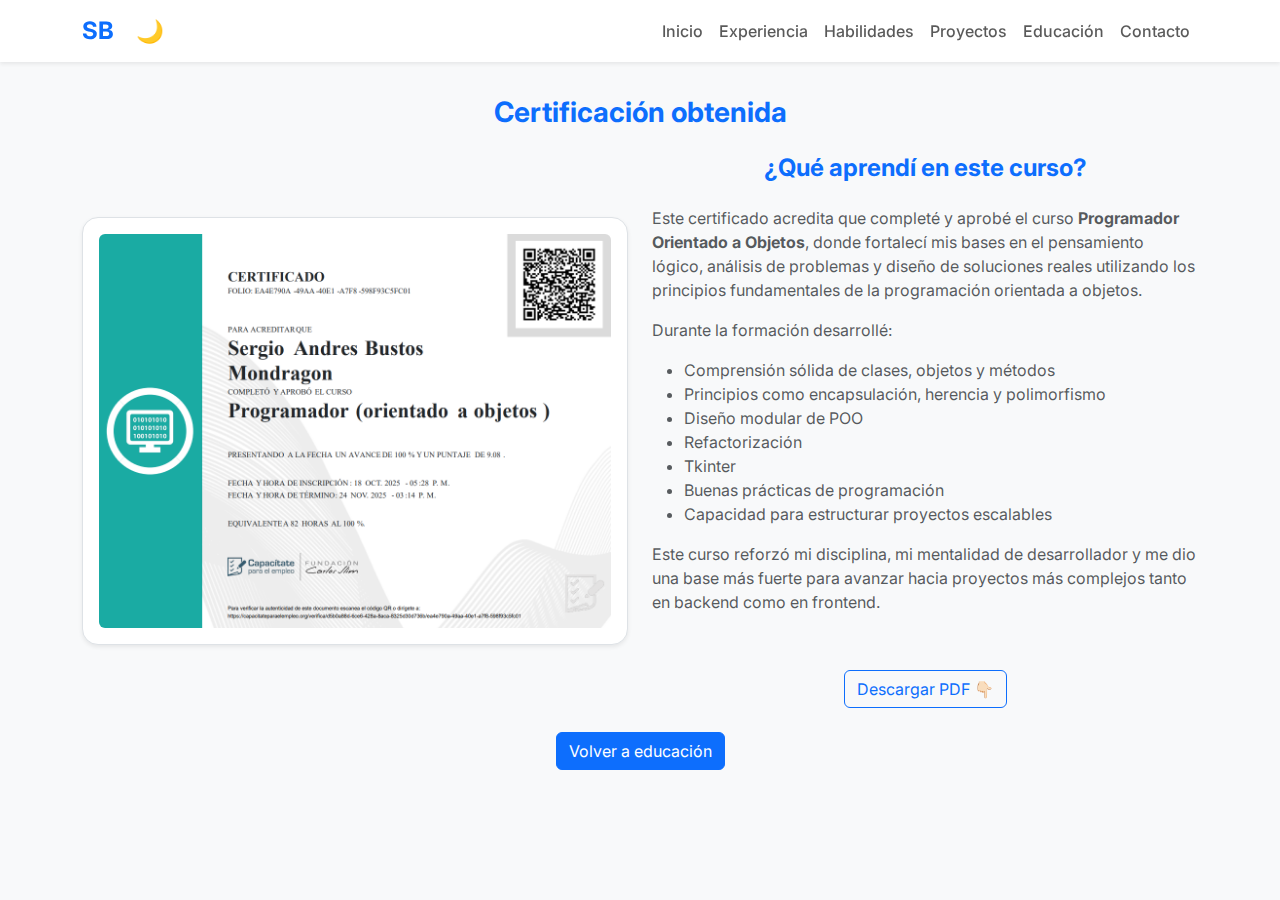
<file: certificadopoo.html>
<!DOCTYPE html>
<html lang="es">
<head>
    <meta charset="UTF-8">
    <meta name="viewport" content="width=device-width, initial-scale=1.0">
    <title>Sergio Bustos - Desarrollador Backend</title>

    <!-- Bootstrap: Framework CSS para diseño responsive y componentes predefinidos -->
    <link href="https://cdn.jsdelivr.net/npm/bootstrap@5.3.8/dist/css/bootstrap.min.css" rel="stylesheet">
    <script src="https://cdn.jsdelivr.net/npm/bootstrap@5.3.8/dist/js/bootstrap.bundle.min.js"></script>

    <!-- Google Fonts: Fuente personalizada Inter para mejorar la tipografía del sitio -->
    <link href="https://fonts.googleapis.com/css2?family=Inter:wght@400;500;600;700&display=swap" rel="stylesheet">

    <!-- CSS Externo: Hoja de estilos personalizada del portafolio -->
    <link rel="stylesheet" href="styles.css">
</head>
<body>

<!-- ===================== NAVBAR ===================== -->
<!-- Barra de navegación fija en la parte superior con links a todas las secciones -->
<nav class="navbar navbar-expand-lg navbar-light bg-white fixed-top shadow-sm">
    <div class="container">
        <!-- Logo/Marca personal con iniciales -->
        <a class="navbar-brand fw-bold text-primary fs-4" href="index.html">SB</a>

        <div class="d-flex align-items-center">
            <!-- Botón para cambiar entre tema claro y oscuro -->
            <button class="theme-toggle me-3" id="themeToggle" aria-label="Cambiar tema">
                <span class="theme-icon" id="themeIcon">🌙</span>
            </button>
            
            <!-- Botón hamburguesa para menú responsive en móviles -->
            <button class="navbar-toggler" type="button" data-bs-toggle="collapse" data-bs-target="#navbarNav">
                <span class="navbar-toggler-icon"></span>
            </button>
        </div>

        <!-- Menú de navegación colapsable -->
        <div class="collapse navbar-collapse" id="navbarNav">
            <ul class="navbar-nav ms-auto">
                <li class="nav-item"><a class="nav-link fw-medium" href="index.html#inicio">Inicio</a></li>
                <li class="nav-item"><a class="nav-link fw-medium" href="index.html#experiencia">Experiencia</a></li>
                <li class="nav-item"><a class="nav-link fw-medium" href="index.html#habilidades">Habilidades</a></li>
                <li class="nav-item"><a class="nav-link fw-medium" href="index.html#proyectos">Proyectos</a></li>
                <li class="nav-item"><a class="nav-link fw-medium" href="index.html#educacion">Educación</a></li>
                <li class="nav-item"><a class="nav-link fw-medium" href="index.html#contacto">Contacto</a></li>
            </ul>
        </div>
    </div>
</nav>
<br>

<!-- ===================== CERTIFICADO ===================== -->
<!-- Página detallada del certificado de Programación Orientada a Objetos -->
<br>
<section class="container my-5">
    <h3 class="fw-bold text-primary mb-4 text-center">Certificación obtenida</h3>

    <div class="row align-items-center g-4">

        <!-- === CERTIFICADO EN RECUADRO BONITO === -->
        <!-- Columna izquierda: Imagen del certificado -->
        <div class="col-lg-6">
            <div class="p-3 shadow-sm rounded-4 border bg-white">
                <img src="images/certificadopoo.png" 
                     alt="Certificado Programador Orientado a Objetos" 
                     class="img-fluid rounded">
            </div>
        </div>

        <!-- === TEXTO PROFESIONAL AL LADO === -->
        <!-- Columna derecha: Descripción detallada del aprendizaje -->
        <div class="col-lg-6">
            <h4 class="fw-bold text-primary mb-4 text-center">¿Qué aprendí en este curso?</h4>

            <!-- Introducción al curso -->
            <p class="text-muted mt-3">
                Este certificado acredita que completé y aprobé el curso
                <strong>Programador Orientado a Objetos</strong>, donde fortalecí mis bases
                en el pensamiento lógico, análisis de problemas y diseño de soluciones reales
                utilizando los principios fundamentales de la programación orientada a objetos.
            </p>

            <!-- Subtítulo de habilidades desarrolladas -->
            <p class="text-muted">
                Durante la formación desarrollé:
            </p>

            <!-- Lista de habilidades y conocimientos adquiridos -->
            <ul class="text-muted">
                <li>Comprensión sólida de clases, objetos y métodos</li>
                <li>Principios como encapsulación, herencia y polimorfismo</li>
                <li>Diseño modular de POO</li>
                <li>Refactorización</li>
                <li>Tkinter</li>
                <li>Buenas prácticas de programación</li>
                <li>Capacidad para estructurar proyectos escalables</li>
            </ul>

            <!-- Reflexión personal sobre el curso -->
            <p class="text-muted">
                Este curso reforzó mi disciplina, mi mentalidad de desarrollador
                y me dio una base más fuerte para avanzar hacia proyectos más complejos
                tanto en backend como en frontend.
            </p>
            <br>
            <!-- Botón de descarga del certificado en PDF -->
            <div class="d-flex justify-content-center">
                <a href="docs/CERTIFICADO-DE-POO.pdf" download class="mini-download btn btn-outline-primary mt-3">Descargar PDF 👇🏻</a>
            </div>
        </div>

        <!-- Botón para volver a la sección de educación -->
        <div class="col-12">
            <div class="d-flex justify-content-center">
                <a href="index.html#educacion" class="btn btn-primary">Volver a educación</a>
            </div>
        </div>

    </div>
</section>

<!-- JavaScript externo: Archivo con funcionalidades interactivas (cambio de tema, etc.) -->
<script src="script.js"></script>

</body>
</html>
</file>
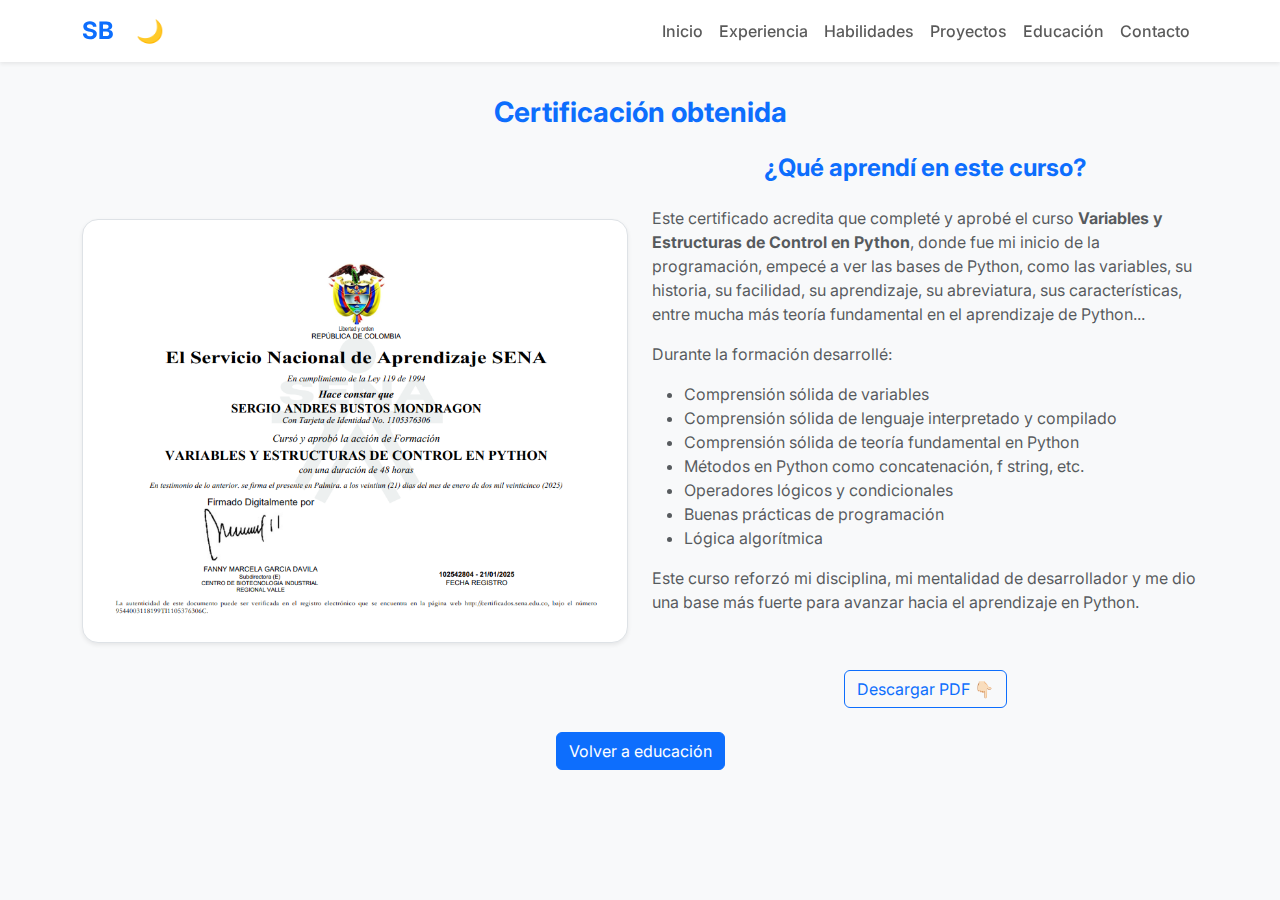
<file: certificadopython.html>
<!DOCTYPE html>
<html lang="es">
<head>
    <meta charset="UTF-8">
    <meta name="viewport" content="width=device-width, initial-scale=1.0">
    <title>Sergio Bustos - Desarrollador Backend</title>

    <!-- Bootstrap: Framework CSS para diseño responsive y componentes predefinidos -->
    <link href="https://cdn.jsdelivr.net/npm/bootstrap@5.3.8/dist/css/bootstrap.min.css" rel="stylesheet">
    <script src="https://cdn.jsdelivr.net/npm/bootstrap@5.3.8/dist/js/bootstrap.bundle.min.js"></script>

    <!-- Google Fonts: Fuente personalizada Inter para mejorar la tipografía del sitio -->
    <link href="https://fonts.googleapis.com/css2?family=Inter:wght@400;500;600;700&display=swap" rel="stylesheet">

    <!-- CSS Externo: Hoja de estilos personalizada del portafolio -->
    <link rel="stylesheet" href="styles.css">
</head>
<body>

<!-- ===================== NAVBAR ===================== -->
<!-- Barra de navegación fija en la parte superior con links a todas las secciones -->
<nav class="navbar navbar-expand-lg navbar-light bg-white fixed-top shadow-sm">
    <div class="container">
        <!-- Logo/Marca personal con iniciales -->
        <a class="navbar-brand fw-bold text-primary fs-4" href="index.html">SB</a>

        <div class="d-flex align-items-center">
            <!-- Botón para cambiar entre tema claro y oscuro -->
            <button class="theme-toggle me-3" id="themeToggle" aria-label="Cambiar tema">
                <span class="theme-icon" id="themeIcon">🌙</span>
            </button>
            
            <!-- Botón hamburguesa para menú responsive en móviles -->
            <button class="navbar-toggler" type="button" data-bs-toggle="collapse" data-bs-target="#navbarNav">
                <span class="navbar-toggler-icon"></span>
            </button>
        </div>

        <!-- Menú de navegación colapsable -->
        <div class="collapse navbar-collapse" id="navbarNav">
            <ul class="navbar-nav ms-auto">
                <li class="nav-item"><a class="nav-link fw-medium" href="index.html#inicio">Inicio</a></li>
                <li class="nav-item"><a class="nav-link fw-medium" href="index.html#experiencia">Experiencia</a></li>
                <li class="nav-item"><a class="nav-link fw-medium" href="index.html#habilidades">Habilidades</a></li>
                <li class="nav-item"><a class="nav-link fw-medium" href="index.html#proyectos">Proyectos</a></li>
                <li class="nav-item"><a class="nav-link fw-medium" href="index.html#educacion">Educación</a></li>
                <li class="nav-item"><a class="nav-link fw-medium" href="index.html#contacto">Contacto</a></li>
            </ul>
        </div>
    </div>
</nav>
<br>

<!-- ===================== CERTIFICADO ===================== -->
<!-- Página detallada del certificado de Variables y Estructuras de Control en Python -->
<br>
<section class="container my-5">
    <h3 class="fw-bold text-primary mb-4 text-center">Certificación obtenida</h3>

    <div class="row align-items-center g-4">

        <!-- === CERTIFICADO EN RECUADRO BONITO === -->
        <!-- Columna izquierda: Imagen del certificado -->
        <div class="col-lg-6">
            <div class="p-3 shadow-sm rounded-4 border bg-white">
                <img src="images/certificadopython.png" 
                     alt="Certificado Variables y Estructuras de Control en Python" 
                     class="img-fluid rounded">
            </div>
        </div>

        <!-- === TEXTO PROFESIONAL AL LADO === -->
        <!-- Columna derecha: Descripción detallada del aprendizaje -->
        <div class="col-lg-6">
            <h4 class="fw-bold text-primary mb-4 text-center">¿Qué aprendí en este curso?</h4>

            <!-- Introducción al curso -->
            <p class="text-muted mt-3">
                Este certificado acredita que completé y aprobé el curso
                <strong>Variables y Estructuras de Control en Python</strong>, donde fue mi inicio de la programación,
                empecé a ver las bases de Python, como las variables, su historia, su facilidad, su aprendizaje, su abreviatura, sus características,
                entre mucha más teoría fundamental en el aprendizaje de Python...
            </p>

            <!-- Subtítulo de habilidades desarrolladas -->
            <p class="text-muted">
                Durante la formación desarrollé:
            </p>

            <!-- Lista de habilidades y conocimientos adquiridos -->
            <ul class="text-muted">
                <li>Comprensión sólida de variables</li>
                <li>Comprensión sólida de lenguaje interpretado y compilado</li>
                <li>Comprensión sólida de teoría fundamental en Python</li>
                <li>Métodos en Python como concatenación, f string, etc.</li>
                <li>Operadores lógicos y condicionales</li>
                <li>Buenas prácticas de programación</li>
                <li>Lógica algorítmica</li>
            </ul>

            <!-- Reflexión personal sobre el curso -->
            <p class="text-muted">
                Este curso reforzó mi disciplina, mi mentalidad de desarrollador
                y me dio una base más fuerte para avanzar hacia el aprendizaje en Python.
            </p>
            <br>
            <!-- Botón de descarga del certificado en PDF -->
            <div class="d-flex justify-content-center">
                <a href="docs/CERTIFICADO DE VARIABLES Y ESTRUCTURAS DE CONTROL EN PYTHON.pdf" download class="mini-download btn btn-outline-primary mt-3">Descargar PDF 👇🏻</a>
            </div>
        </div>

        <!-- Botón para volver a la sección de educación -->
        <div class="col-12">
            <div class="d-flex justify-content-center">
                <a href="index.html#educacion" class="btn btn-primary">Volver a educación</a>
            </div>
        </div>

    </div>
</section>

<!-- JavaScript externo: Archivo con funcionalidades interactivas (cambio de tema, etc.) -->
<script src="script.js"></script>

</body>
</html>
</file>
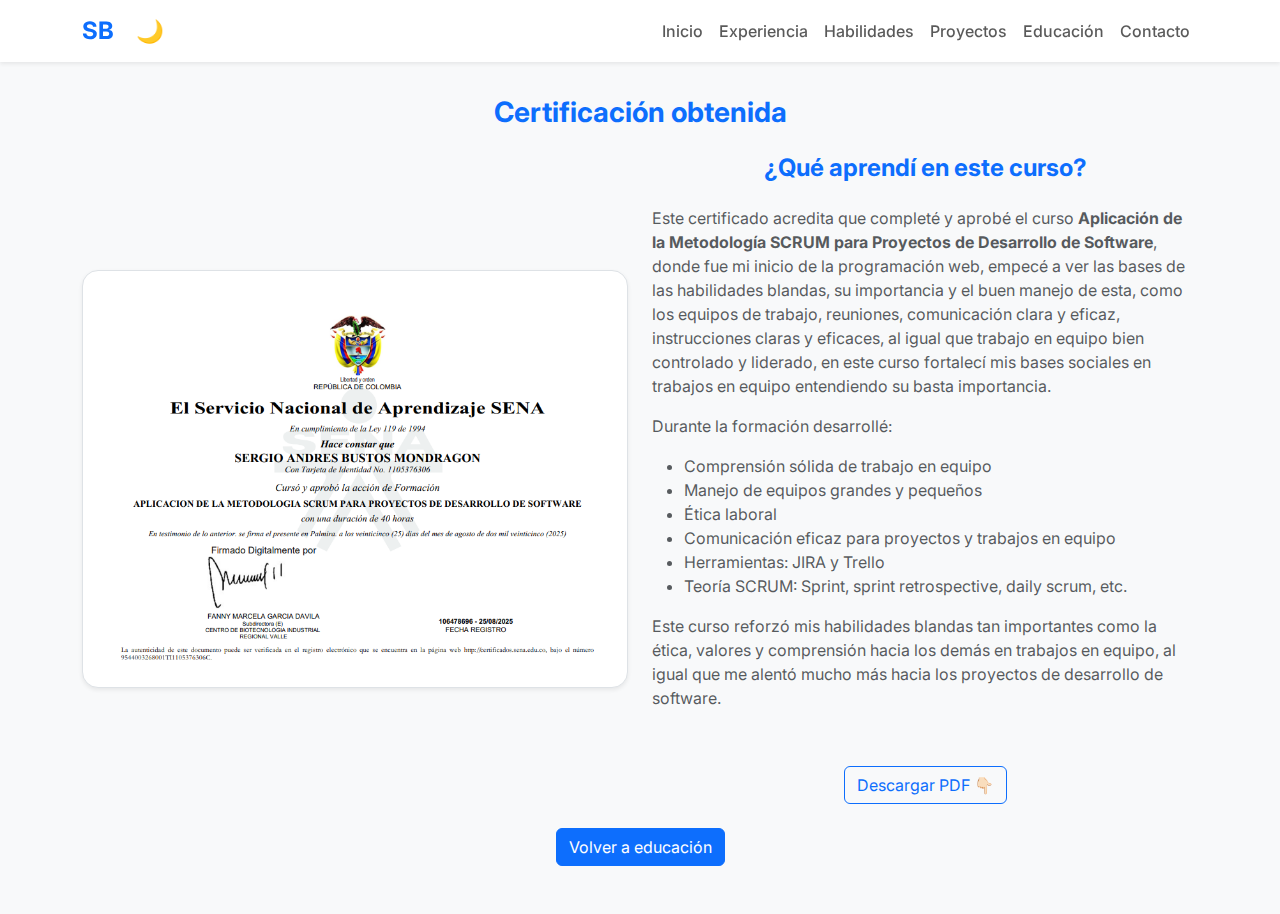
<file: certificadoscrum.html>
<!DOCTYPE html>
<html lang="es">
<head>
    <meta charset="UTF-8">
    <meta name="viewport" content="width=device-width, initial-scale=1.0">
    <title>Sergio Bustos - Desarrollador Backend</title>

    <!-- Bootstrap: Framework CSS para diseño responsive y componentes predefinidos -->
    <link href="https://cdn.jsdelivr.net/npm/bootstrap@5.3.8/dist/css/bootstrap.min.css" rel="stylesheet">
    <script src="https://cdn.jsdelivr.net/npm/bootstrap@5.3.8/dist/js/bootstrap.bundle.min.js"></script>

    <!-- Google Fonts: Fuente personalizada Inter para mejorar la tipografía del sitio -->
    <link href="https://fonts.googleapis.com/css2?family=Inter:wght@400;500;600;700&display=swap" rel="stylesheet">

    <!-- CSS Externo: Hoja de estilos personalizada del portafolio -->
    <link rel="stylesheet" href="styles.css">
</head>
<body>

<!-- ===================== NAVBAR ===================== -->
<!-- Barra de navegación fija en la parte superior con links a todas las secciones -->
<nav class="navbar navbar-expand-lg navbar-light bg-white fixed-top shadow-sm">
    <div class="container">
        <!-- Logo/Marca personal con iniciales -->
        <a class="navbar-brand fw-bold text-primary fs-4" href="index.html">SB</a>

        <div class="d-flex align-items-center">
            <!-- Botón para cambiar entre tema claro y oscuro -->
            <button class="theme-toggle me-3" id="themeToggle" aria-label="Cambiar tema">
                <span class="theme-icon" id="themeIcon">🌙</span>
            </button>
            
            <!-- Botón hamburguesa para menú responsive en móviles -->
            <button class="navbar-toggler" type="button" data-bs-toggle="collapse" data-bs-target="#navbarNav">
                <span class="navbar-toggler-icon"></span>
            </button>
        </div>

        <!-- Menú de navegación colapsable -->
        <div class="collapse navbar-collapse" id="navbarNav">
            <ul class="navbar-nav ms-auto">
                <li class="nav-item"><a class="nav-link fw-medium" href="index.html#inicio">Inicio</a></li>
                <li class="nav-item"><a class="nav-link fw-medium" href="index.html#experiencia">Experiencia</a></li>
                <li class="nav-item"><a class="nav-link fw-medium" href="index.html#habilidades">Habilidades</a></li>
                <li class="nav-item"><a class="nav-link fw-medium" href="index.html#proyectos">Proyectos</a></li>
                <li class="nav-item"><a class="nav-link fw-medium" href="index.html#educacion">Educación</a></li>
                <li class="nav-item"><a class="nav-link fw-medium" href="index.html#contacto">Contacto</a></li>
            </ul>
        </div>
    </div>
</nav>
<br>

<!-- ===================== CERTIFICADO ===================== -->
<!-- Página detallada del certificado de Aplicación de la Metodología SCRUM -->
<br>
<section class="container my-5">
    <h3 class="fw-bold text-primary mb-4 text-center">Certificación obtenida</h3>

    <div class="row align-items-center g-4">

        <!-- === CERTIFICADO EN RECUADRO BONITO === -->
        <!-- Columna izquierda: Imagen del certificado -->
        <div class="col-lg-6">
            <div class="p-3 shadow-sm rounded-4 border bg-white">
                <img src="images/certificadoscrum.png" 
                     alt="Certificado de Aplicación de la Metodología SCRUM para Proyectos de Desarrollo de Software" 
                     class="img-fluid rounded">
            </div>
        </div>

        <!-- === TEXTO PROFESIONAL AL LADO === -->
        <!-- Columna derecha: Descripción detallada del aprendizaje -->
        <div class="col-lg-6">
            <h4 class="fw-bold text-primary mb-4 text-center">¿Qué aprendí en este curso?</h4>

            <!-- Introducción al curso -->
            <p class="text-muted mt-3">
                Este certificado acredita que completé y aprobé el curso
                <strong>Aplicación de la Metodología SCRUM para Proyectos de Desarrollo de Software</strong>, donde fue mi inicio de la programación web,
                empecé a ver las bases de las habilidades blandas, su importancia y el buen manejo de esta, como los equipos de trabajo,
                reuniones, comunicación clara y eficaz, instrucciones claras y eficaces, al igual que trabajo en equipo bien controlado y liderado,
                en este curso fortalecí mis bases sociales en trabajos en equipo entendiendo su basta importancia.
            </p>

            <!-- Subtítulo de habilidades desarrolladas -->
            <p class="text-muted">
                Durante la formación desarrollé:
            </p>

            <!-- Lista de habilidades y conocimientos adquiridos -->
            <ul class="text-muted">
                <li>Comprensión sólida de trabajo en equipo</li>
                <li>Manejo de equipos grandes y pequeños</li>
                <li>Ética laboral</li>
                <li>Comunicación eficaz para proyectos y trabajos en equipo</li>
                <li>Herramientas: JIRA y Trello</li>
                <li>Teoría SCRUM: Sprint, sprint retrospective, daily scrum, etc.</li>
            </ul>

            <!-- Reflexión personal sobre el curso -->
            <p class="text-muted">
                Este curso reforzó mis habilidades blandas tan importantes como la ética, valores y comprensión hacia los demás
                en trabajos en equipo, al igual que me alentó mucho más hacia los proyectos de desarrollo de software.
            </p>
            <br>
            <!-- Botón de descarga del certificado en PDF -->
            <div class="d-flex justify-content-center">
                <a href="docs/CERTIFICADO DE SCRUM.pdf" download class="mini-download btn btn-outline-primary mt-3">Descargar PDF 👇🏻</a>
            </div>
        </div>

        <!-- Botón para volver a la sección de educación -->
        <div class="col-12">
            <div class="d-flex justify-content-center">
                <a href="index.html#educacion" class="btn btn-primary">Volver a educación</a>
            </div>
        </div>

    </div>
</section>

<!-- JavaScript externo: Archivo con funcionalidades interactivas (cambio de tema, etc.) -->
<script src="script.js"></script>

</body>
</html>
</file>
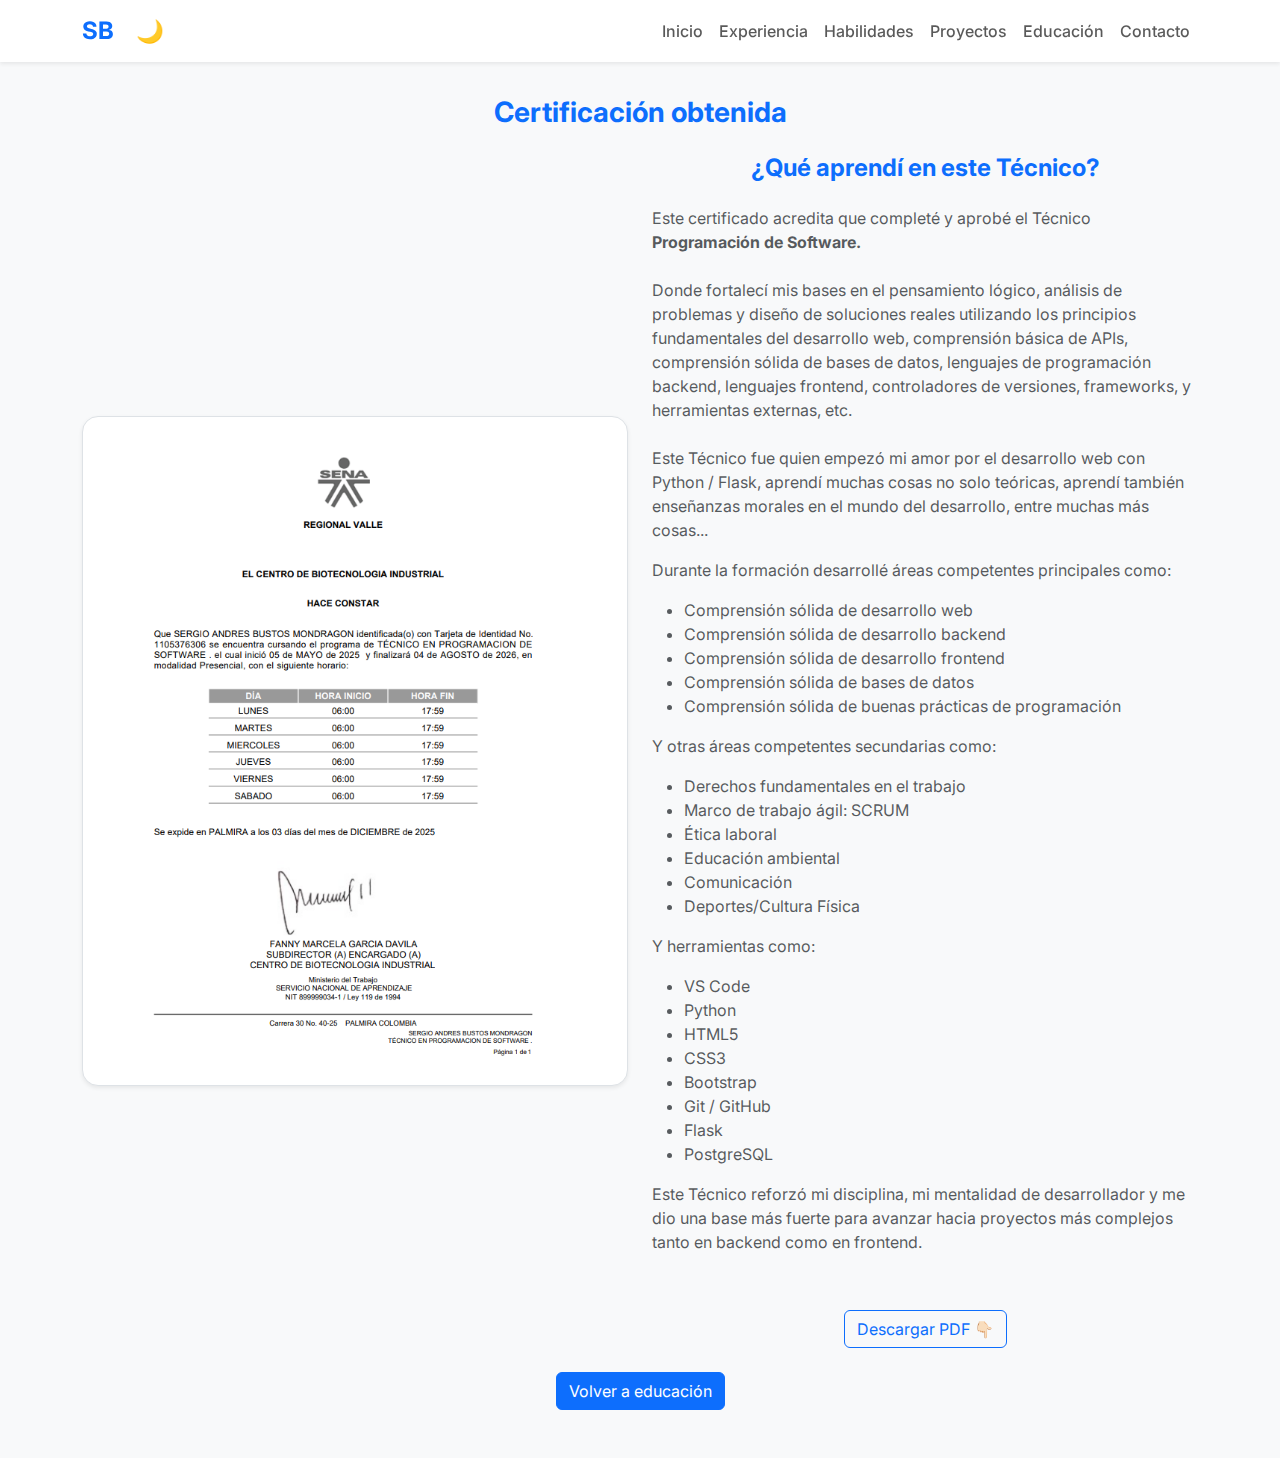
<file: certificadotecnico.html>
<!DOCTYPE html>
<html lang="es">
<head>
    <meta charset="UTF-8">
    <meta name="viewport" content="width=device-width, initial-scale=1.0">
    <title>Sergio Bustos - Desarrollador Backend</title>

    <!-- Bootstrap: Framework CSS para diseño responsive y componentes predefinidos -->
    <link href="https://cdn.jsdelivr.net/npm/bootstrap@5.3.8/dist/css/bootstrap.min.css" rel="stylesheet">
    <script src="https://cdn.jsdelivr.net/npm/bootstrap@5.3.8/dist/js/bootstrap.bundle.min.js"></script>

    <!-- Google Fonts: Fuente personalizada Inter para mejorar la tipografía del sitio -->
    <link href="https://fonts.googleapis.com/css2?family=Inter:wght@400;500;600;700&display=swap" rel="stylesheet">

    <!-- CSS Externo: Hoja de estilos personalizada del portafolio -->
    <link rel="stylesheet" href="styles.css">
</head>
<body>

<!-- ===================== NAVBAR ===================== -->
<!-- Barra de navegación fija en la parte superior con links a todas las secciones -->
<nav class="navbar navbar-expand-lg navbar-light bg-white fixed-top shadow-sm">
    <div class="container">
        <!-- Logo/Marca personal con iniciales -->
        <a class="navbar-brand fw-bold text-primary fs-4" href="index.html">SB</a>

        <div class="d-flex align-items-center">
            <!-- Botón para cambiar entre tema claro y oscuro -->
            <button class="theme-toggle me-3" id="themeToggle" aria-label="Cambiar tema">
                <span class="theme-icon" id="themeIcon">🌙</span>
            </button>
            
            <!-- Botón hamburguesa para menú responsive en móviles -->
            <button class="navbar-toggler" type="button" data-bs-toggle="collapse" data-bs-target="#navbarNav">
                <span class="navbar-toggler-icon"></span>
            </button>
        </div>

        <!-- Menú de navegación colapsable -->
        <div class="collapse navbar-collapse" id="navbarNav">
            <ul class="navbar-nav ms-auto">
                <li class="nav-item"><a class="nav-link fw-medium" href="index.html#inicio">Inicio</a></li>
                <li class="nav-item"><a class="nav-link fw-medium" href="index.html#experiencia">Experiencia</a></li>
                <li class="nav-item"><a class="nav-link fw-medium" href="index.html#habilidades">Habilidades</a></li>
                <li class="nav-item"><a class="nav-link fw-medium" href="index.html#proyectos">Proyectos</a></li>
                <li class="nav-item"><a class="nav-link fw-medium" href="index.html#educacion">Educación</a></li>
                <li class="nav-item"><a class="nav-link fw-medium" href="index.html#contacto">Contacto</a></li>
            </ul>
        </div>
    </div>
</nav>
<br>

<!-- ===================== CERTIFICADO ===================== -->
<!-- Página detallada del certificado Técnico en Programación de Software -->
<br>
<section class="container my-5">
    <h3 class="fw-bold text-primary mb-4 text-center">Certificación obtenida</h3>

    <div class="row align-items-center g-4">

        <!-- === CERTIFICADO EN RECUADRO BONITO === -->
        <!-- Columna izquierda: Imagen del certificado -->
        <div class="col-lg-6">
            <div class="p-3 shadow-sm rounded-4 border bg-white">
                <img src="images/certificadotecnico.png" 
                     alt="Certificado Técnico en Programación de Software" 
                     class="img-fluid rounded">
            </div>
        </div>

        <!-- === TEXTO PROFESIONAL AL LADO === -->
        <!-- Columna derecha: Descripción detallada del aprendizaje -->
        <div class="col-lg-6">
            <h4 class="fw-bold text-primary mb-4 text-center">¿Qué aprendí en este Técnico?</h4>

            <!-- Introducción al técnico -->
            <p class="text-muted mt-3">
                Este certificado acredita que completé y aprobé el Técnico
                <strong>Programación de Software.</strong>
                <br><br>
                Donde fortalecí mis bases
                en el pensamiento lógico, análisis de problemas y diseño de soluciones reales
                utilizando los principios fundamentales del desarrollo web, comprensión básica de APIs, comprensión sólida de 
                bases de datos, lenguajes de programación backend, lenguajes frontend, controladores de versiones, frameworks, y herramientas externas, etc.
                <br><br>
                Este Técnico fue quien empezó mi amor por el desarrollo web con Python / Flask, aprendí muchas cosas no solo teóricas,
                aprendí también enseñanzas morales en el mundo del desarrollo, entre muchas más cosas...
            </p>

            <!-- Áreas competentes principales -->
            <p class="text-muted">
                Durante la formación desarrollé áreas competentes principales como:
            </p>

            <ul class="text-muted">
                <li>Comprensión sólida de desarrollo web</li>
                <li>Comprensión sólida de desarrollo backend</li>
                <li>Comprensión sólida de desarrollo frontend</li>
                <li>Comprensión sólida de bases de datos</li>
                <li>Comprensión sólida de buenas prácticas de programación</li>
            </ul>

            <!-- Áreas competentes secundarias -->
            <p class="text-muted">
                Y otras áreas competentes secundarias como:
            </p>
            <ul class="text-muted">
                <li>Derechos fundamentales en el trabajo</li>
                <li>Marco de trabajo ágil: SCRUM</li>
                <li>Ética laboral</li>
                <li>Educación ambiental</li>
                <li>Comunicación</li>
                <li>Deportes/Cultura Física</li>
            </ul>

            <!-- Herramientas utilizadas -->
            <p class="text-muted">
                Y herramientas como:
            </p>
            <ul class="text-muted">
                <li>VS Code</li>
                <li>Python</li>
                <li>HTML5</li>
                <li>CSS3</li>
                <li>Bootstrap</li>
                <li>Git / GitHub</li>
                <li>Flask</li>
                <li>PostgreSQL</li>
            </ul>

            <!-- Reflexión personal sobre el técnico -->
            <p class="text-muted">
                Este Técnico reforzó mi disciplina, mi mentalidad de desarrollador
                y me dio una base más fuerte para avanzar hacia proyectos más complejos
                tanto en backend como en frontend.
            </p>
            <br>
            <!-- Botón de descarga del certificado en PDF (pendiente) -->
            <div class="d-flex justify-content-center">
                <a href="index.html#educacion" class="btn btn-outline-primary mt-3">Descargar PDF 👇🏻</a>
            </div>
        </div>

        <!-- Botón para volver a la sección de educación -->
        <div class="col-12">
            <div class="d-flex justify-content-center">
                <a href="index.html#educacion" class="btn btn-primary">Volver a educación</a>
            </div>
        </div>

    </div>
</section>

<!-- JavaScript externo: Archivo con funcionalidades interactivas (cambio de tema, etc.) -->
<script src="script.js"></script>

</body>
</html>
</file>
<file: styles.css>
/* ==========================
   ESTILOS GENERALES
========================== */

/* Aplica desplazamiento suave al hacer scroll en toda la página */
* {
    scroll-behavior: smooth;
}

/* Estilos base del cuerpo del documento */
body {
    /* Fuente principal del sitio */
    font-family: 'Inter', sans-serif;

    /* Color de fondo claro por defecto */
    background-color: #f8f9fa;
}

/* ==========================
   MODO OSCURO
========================== */

/* Estilos generales cuando el body tiene la clase dark-mode */
body.dark-mode {
    /* Fondo oscuro principal */
    background-color: #1a1a1a;

    /* Color de texto claro para contraste */
    color: #e0e0e0;
}

/* Barra de navegación en modo oscuro */
body.dark-mode .navbar {
    /* Fondo oscuro de la navbar */
    background-color: #2d2d2d !important;

    /* Línea inferior sutil */
    border-bottom: 1px solid #404040;
}

/* Color del logo y enlaces de la navbar en modo oscuro */
body.dark-mode .navbar-brand,
body.dark-mode .nav-link {
    color: #e0e0e0 !important;
}

/* Color del enlace al pasar el mouse en modo oscuro */
body.dark-mode .nav-link:hover {
    color: #4063ff !important;
}

/* Fondo del hero section en modo oscuro */
body.dark-mode .hero-section {
    background: linear-gradient(135deg, #2d3748 0%, #1c385f 100%);
}

/* Tarjetas en modo oscuro */
body.dark-mode .card {
    /* Fondo oscuro de la tarjeta */
    background-color: #2d2d2d;

    /* Borde sutil */
    border-color: #404040;

    /* Texto claro */
    color: #e0e0e0;
}

/* Texto secundario en modo oscuro */
body.dark-mode .text-muted {
    color: #a0a0a0 !important;
}

/* Fondos claros adaptados a modo oscuro */
body.dark-mode .bg-light {
    background-color: #3a3a3a !important;
    color: #e0e0e0 !important;
}

/* Footer en modo oscuro */
body.dark-mode footer {
    background-color: #0d0d0d !important;
}

/* Borde del botón hamburguesa en modo oscuro */
body.dark-mode .navbar-toggler {
    border-color: rgba(255, 255, 255, 0.5);
}

/* Ícono del botón hamburguesa en modo oscuro */
body.dark-mode .navbar-toggler-icon {
    /* SVG embebido con líneas blancas */
    background-image: url("data:image/svg+xml,%3Csvg xmlns='http://www.w3.org/2000/svg' viewBox='0 0 30 30'%3E%3Cpath stroke='rgba(255,255,255,1)' stroke-linecap='round' stroke-miterlimit='10' stroke-width='2' d='M4 7h22M4 15h22M4 23h22'/%3E%3C/svg%3E");
}

/* ==========================
   BOTÓN DE CAMBIO DE TEMA
========================== */

/* Botón que alterna entre modo claro y oscuro */
.theme-toggle {
    /* Sin fondo ni borde */
    background: none;
    border: none;

    /* Tamaño del ícono */
    font-size: 1.4rem;

    /* Cursor tipo botón */
    cursor: pointer;

    /* Espaciado interno */
    padding: 0.5rem;

    /* Forma circular */
    border-radius: 50%;

    /* Transición suave para animaciones */
    transition: all 0.3s ease;

    /* Centrado del ícono */
    display: flex;
    align-items: center;
    justify-content: center;

    /* Ajustes de altura de línea */
    line-height: 1;

    /* Tamaño fijo del botón */
    width: 40px;
    height: 40px;
}

/* Efecto hover del botón de tema */
.theme-toggle:hover {
    background-color: rgba(64, 99, 255, 0.1);
}

/* Elimina estilos de foco por defecto */
.theme-toggle:focus {
    outline: none;
    box-shadow: none;
}

/* Ícono dentro del botón */
.theme-icon {
    display: block;

    /* Animación de rotación */
    transition: transform 0.3s ease;

    line-height: 1;
}

/* Rotación del ícono al pasar el mouse */
.theme-toggle:hover .theme-icon {
    transform: rotate(20deg);
}

/* ==========================
   HERO SECTION
========================== */

/* Sección principal destacada */
.hero-section {
    /* Gradiente de fondo */
    background: linear-gradient(135deg, #4063ff 0%, #4ba2a2 100%);

    /* Espaciado vertical */
    padding: 120px 0 80px;

    /* Posición relativa para pseudo-elementos */
    position: relative;

    /* Oculta desbordamientos */
    overflow: hidden;
}

/* Patrón decorativo del hero */
.hero-section::before {
    content: '';

    /* Cubre toda la sección */
    position: absolute;
    top: 0;
    left: 0;
    right: 0;
    bottom: 0;

    /* Fondo SVG en forma de cuadrícula */
    background: url('data:image/svg+xml,<svg width="100" height="100" xmlns="http://www.w3.org/2000/svg"><defs><pattern id="grid" width="40" height="40" patternUnits="userSpaceOnUse"><path d="M 40 0 L 0 0 0 40" fill="none" stroke="rgba(255,255,255,0.1)" stroke-width="1"/></pattern></defs><rect width="100" height="100" fill="url(%23grid)"/></svg>');

    /* Transparencia del patrón */
    opacity: 0.3;
}

/* Contenido del hero por encima del patrón */
.hero-section .container {
    position: relative;
    z-index: 1;

    /* Desplazamiento sutil hacia arriba */
    transform: translateY(-10px);
}

/* Imagen de perfil */
.profile-img {
    width: 200px;
    height: 200px;

    /* Mantiene proporción sin deformar */
    object-fit: cover;
}

/* ==========================
   TÍTULOS DE SECCIÓN
========================== */

/* Contenedor del título */
.section-title {
    position: relative;
    display: inline-block;
}

/* Línea decorativa debajo del título */
.section-title::after {
    content: '';
    display: block;

    /* Tamaño de la línea */
    width: 60px;
    height: 4px;

    /* Gradiente de color */
    background: linear-gradient(90deg, #0d6efd, #0a58ca);

    /* Espaciado superior */
    margin: 15px auto 0;

    /* Bordes redondeados */
    border-radius: 2px;
}

/* ==========================
   TARJETAS
========================== */

/* Efecto hover para tarjetas */
.card-hover {
    transition: all 0.35s ease;
}

/* Animación al pasar el mouse */
.card-hover:hover {
    /* Elevación y leve escalado */
    transform: translateY(-12px) scale(1.02);

    /* Sombra profunda */
    box-shadow: 0 12px 35px rgba(0,0,0,0.20);

    /* Borde sutil azul */
    border: 1px solid rgba(0,0,255,0.15);
}

/* Tipo o categoría del proyecto */
.project-type {
    /* Márgenes verticales */
    margin: 4px 0 8px 0;

    /* Separación del borde izquierdo */
    padding-left: 10px;

    /* Tamaño de fuente */
    font-size: 0.9rem;

    /* Peso medio */
    font-weight: 500;

    /* Color gris */
    color: #6c757d;

    /* Línea decorativa izquierda */
    border-left: 3px solid #0d6efd;
}
</file>
